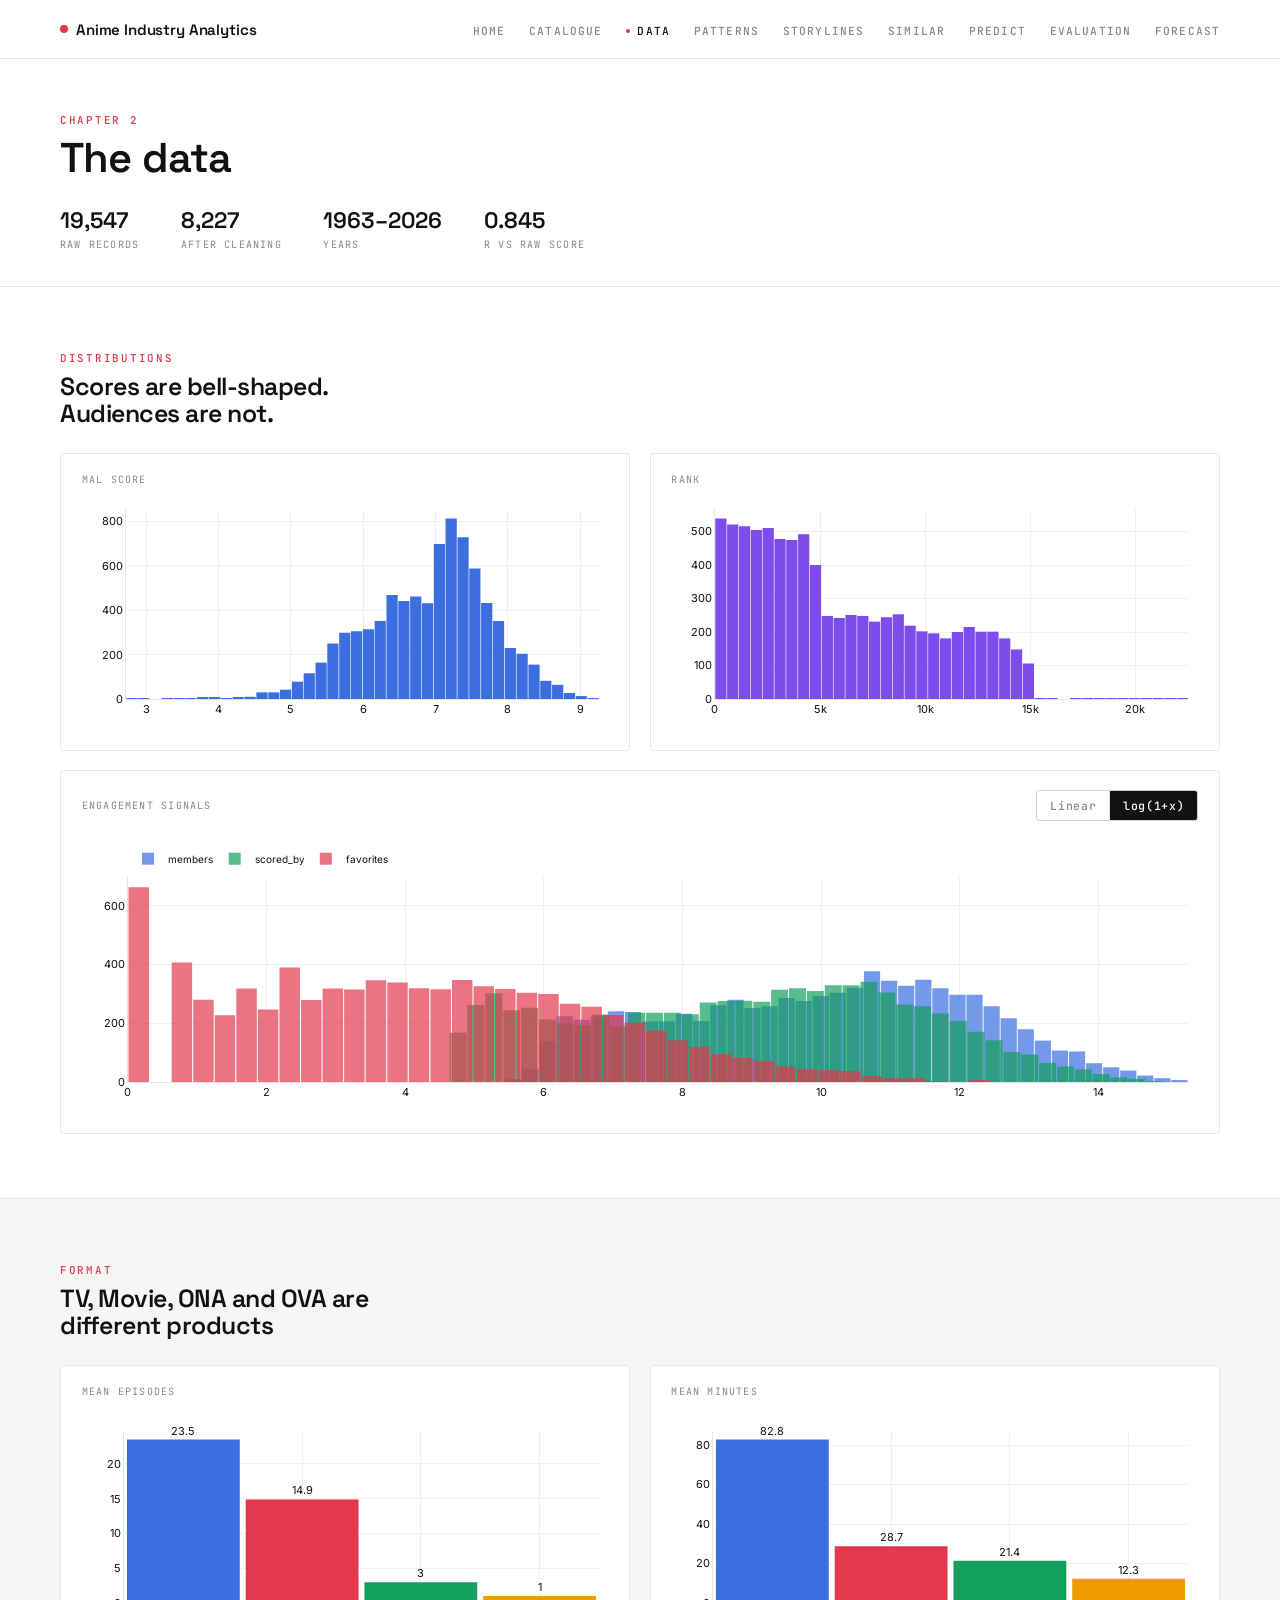
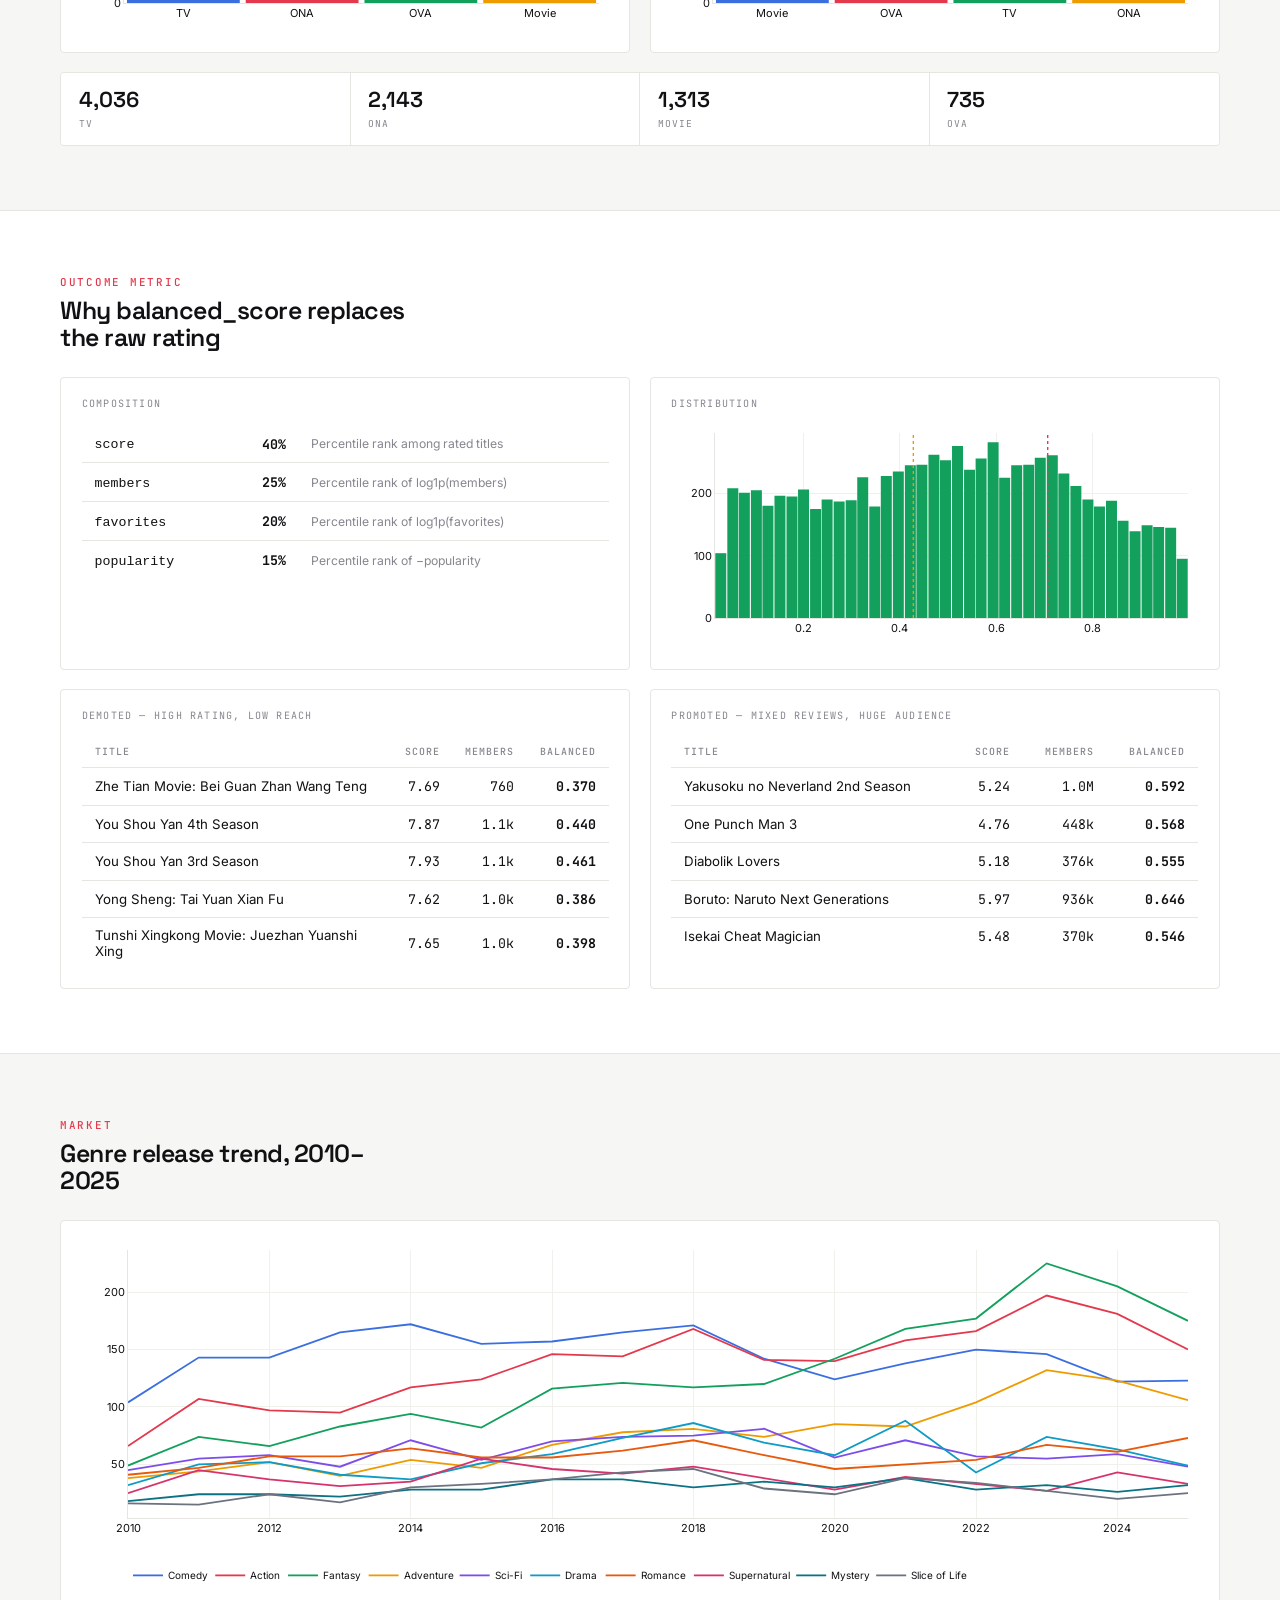
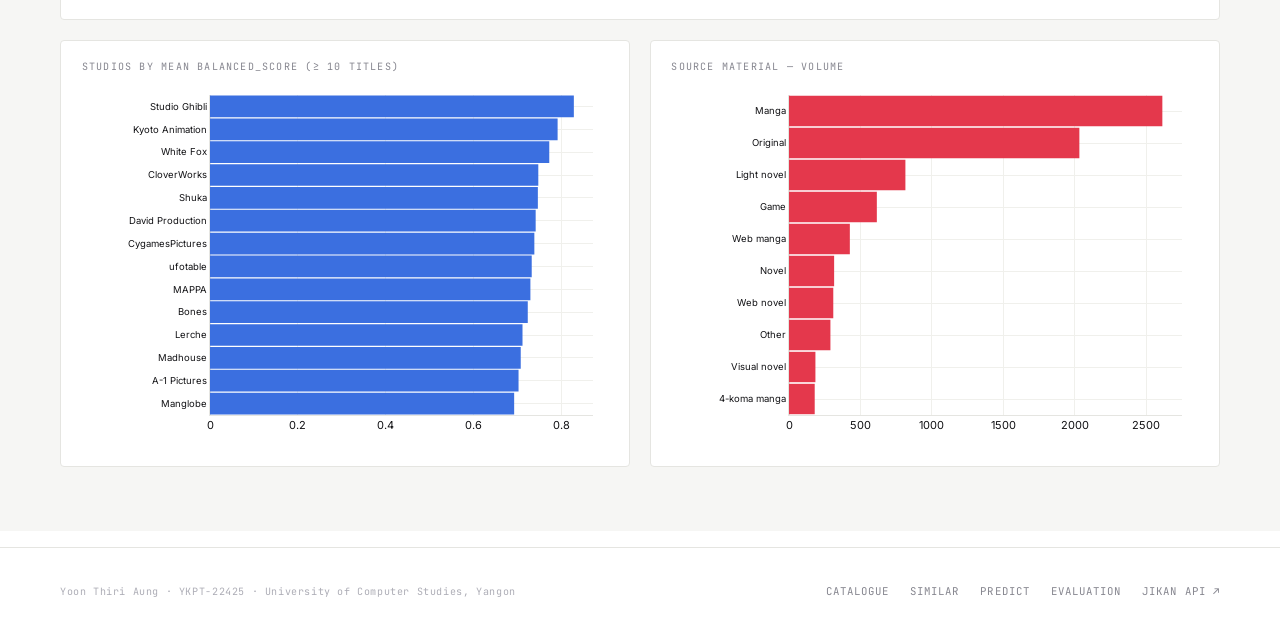
<file: site/descriptive.html>
<!DOCTYPE html>
<html lang="en">
<head>
<meta charset="UTF-8"><meta name="viewport" content="width=device-width, initial-scale=1.0">
<link rel="icon" type="image/svg+xml" href="assets/favicon.svg">
<link href="https://fonts.googleapis.com/css2?family=Space+Grotesk:wght@500;600;700&family=Inter:wght@400;500;600&family=JetBrains+Mono:wght@400;500&display=swap" rel="stylesheet">
<link rel="stylesheet" href="style.css?v=2">
<title>Data — Anime Industry Analytics</title>
<script src="plotly.min.js"></script>
<script src="anime_data.js"></script>
<script src="anime.js?v=2"></script>
</head>
<body>

<script>aNav('descriptive.html')</script>

<div class="head"><div class="wrap">
  <div class="lab ac">Chapter 2</div>
  <h1>The data</h1>
  <div class="hstats">
    <div><b id="hRaw">—</b><span>raw records</span></div>
    <div><b id="hFinal">—</b><span>after cleaning</span></div>
    <div><b id="hYears">—</b><span>years</span></div>
    <div><b id="hCorr">—</b><span>r vs raw score</span></div>
  </div>
</div></div>

<section>
  <div class="wrap">
    <div class="lab ac">Distributions</div>
    <h2 class="h-sec">Scores are bell-shaped. Audiences are not.</h2>
    <div class="grid2">
      <div class="box"><div class="cap">MAL score</div><div class="plot" id="cScore" style="height:230px"></div></div>
      <div class="box"><div class="cap">Rank</div><div class="plot" id="cRank" style="height:230px"></div></div>
    </div>
    <div class="box" style="margin-top:1.2rem">
      <div class="tbar" style="margin-bottom:.8rem">
        <div class="cap" style="margin:0">Engagement signals</div>
        <div class="seg grow" id="segLog" style="margin-left:auto">
          <button data-k="raw">Linear</button><button data-k="log" class="on">log(1+x)</button></div>
      </div>
      <div class="plot" id="cEngage" style="height:280px"></div>
    </div>
  </div>
</section>

<section style="background:var(--wash);border-top:1px solid var(--line);border-bottom:1px solid var(--line)">
  <div class="wrap">
    <div class="lab ac">Format</div>
    <h2 class="h-sec">TV, Movie, ONA and OVA are different products</h2>
    <div class="grid2">
      <div class="box"><div class="cap">Mean episodes</div><div class="plot" id="cEpisodes" style="height:220px"></div></div>
      <div class="box"><div class="cap">Mean minutes</div><div class="plot" id="cDuration" style="height:220px"></div></div>
    </div>
    <div class="kgrid" style="margin-top:1.2rem" id="formatKpis"></div>
  </div>
</section>

<section>
  <div class="wrap">
    <div class="lab ac">Outcome metric</div>
    <h2 class="h-sec">Why balanced_score replaces the raw rating</h2>
    <div class="grid2">
      <div class="box"><div class="cap">Composition</div>
        <table><tbody id="bsTable"></tbody></table></div>
      <div class="box"><div class="cap">Distribution</div>
        <div class="plot" id="cBalanced" style="height:225px"></div></div>
    </div>
    <div class="grid2" style="margin-top:1.2rem">
      <div class="box"><div class="cap">Demoted — high rating, low reach</div>
        <table><thead><tr><th>Title</th><th class="n">Score</th><th class="n">Members</th><th class="n">Balanced</th></tr></thead>
          <tbody id="demoted"></tbody></table></div>
      <div class="box"><div class="cap">Promoted — mixed reviews, huge audience</div>
        <table><thead><tr><th>Title</th><th class="n">Score</th><th class="n">Members</th><th class="n">Balanced</th></tr></thead>
          <tbody id="promoted"></tbody></table></div>
    </div>
  </div>
</section>

<section style="background:var(--wash);border-top:1px solid var(--line)">
  <div class="wrap">
    <div class="lab ac">Market</div>
    <h2 class="h-sec">Genre release trend, 2010–2025</h2>
    <div class="box"><div class="plot" id="cTrend" style="height:360px"></div></div>
    <div class="grid2" style="margin-top:1.2rem">
      <div class="box"><div class="cap">Studios by mean balanced_score (≥ 10 titles)</div>
        <div class="plot" id="cStudios" style="height:360px"></div></div>
      <div class="box"><div class="cap">Source material — volume</div>
        <div class="plot" id="cSource" style="height:360px"></div></div>
    </div>
  </div>
</section>

<script>aFooter()</script>
<script>
(function () {
  const D = ANIME_DATA, G = D.GLOB, $ = id => document.getElementById(id);
  $('hRaw').textContent = fmtInt(G.raw_records);
  $('hFinal').textContent = fmtInt(G.records);
  $('hYears').textContent = G.year_min + '–' + G.year_max;
  $('hCorr').textContent = G.bscore_corr_score;

  const bar = (h, color) => ({type:'bar', x:h.x, y:h.y, marker:{color},
    hovertemplate:'%{y:,} titles<extra></extra>'});
  const L = (o = {}) => ({...LAYOUT, showlegend:false, bargap:.05, ...o});
  Plotly.newPlot('cScore', [bar(D.DIST.score, C.blue)], L({margin:{l:44,r:10,t:8,b:32}}), PLOTCFG);
  Plotly.newPlot('cRank', [bar(D.DIST.rank, C.violet)], L({margin:{l:44,r:10,t:8,b:32}}), PLOTCFG);

  let mode = 'log';
  const drawEngage = () => {
    const k = mode === 'log' ? '_log' : '_raw';
    Plotly.react('cEngage', [['members', C.blue], ['scored_by', C.green], ['favorites', C.accent]]
      .map(([f, c]) => ({...bar(D.DIST[f + k], c), name:f, opacity:.7})),
      {...LAYOUT, barmode:'overlay', bargap:.05, margin:{l:46,r:10,t:24,b:32},
       legend:{orientation:'h', y:1.16, x:0, font:{size:10}}}, PLOTCFG);
  };
  document.querySelectorAll('#segLog button').forEach(b => b.onclick = () => {
    document.querySelectorAll('#segLog button').forEach(x => x.classList.toggle('on', x === b));
    mode = b.dataset.k; drawEngage();
  });
  drawEngage();

  const F = D.FORMAT.slice().sort((a, b) => b.avg_episodes - a.avg_episodes);
  Plotly.newPlot('cEpisodes', [{type:'bar', x:F.map(f => f.type), y:F.map(f => f.avg_episodes),
    marker:{color:SERIES.slice(0, F.length)}, text:F.map(f => f.avg_episodes), texttemplate:'%{text}', textposition:'outside',
    cliponaxis:false, hovertemplate:'%{x}: %{y}<extra></extra>'}],
    L({margin:{l:42,r:10,t:18,b:30}}), PLOTCFG);
  const Fd = D.FORMAT.slice().sort((a, b) => b.avg_duration - a.avg_duration);
  Plotly.newPlot('cDuration', [{type:'bar', x:Fd.map(f => f.type), y:Fd.map(f => f.avg_duration),
    marker:{color:SERIES.slice(0, Fd.length)}, text:Fd.map(f => f.avg_duration), texttemplate:'%{text}', textposition:'outside',
    cliponaxis:false, hovertemplate:'%{x}: %{y} min<extra></extra>'}],
    L({margin:{l:42,r:10,t:18,b:30}}), PLOTCFG);
  $('formatKpis').innerHTML = D.FORMAT.map(f =>
    `<div class="kpi"><div class="n">${fmtInt(f.n)}</div><div class="l">${f.type}</div></div>`).join('');

  $('bsTable').innerHTML = D.BALANCED.weights.map(w =>
    `<tr><td><code>${w.k}</code></td><td class="n"><b>${w.w}%</b></td>
      <td class="sub" style="font-size:.76rem">${w.how}</td></tr>`).join('');
  Plotly.newPlot('cBalanced', [bar(D.DIST.balanced, C.green)],
    L({margin:{l:44,r:10,t:8,b:32},
       shapes:[D.BSCORE_BINS.mid_cut, D.BSCORE_BINS.hi_cut].map((v, i) => ({type:'line', x0:v, x1:v,
         yref:'paper', y0:0, y1:1, line:{color:i ? C.accent : C.ochre, width:1.4, dash:'dot'}}))}), PLOTCFG);

  const row = a => `<tr><td>${esc(a.title)}</td><td class="n">${a.score}</td>
    <td class="n">${fmtK(a.members)}</td><td class="n"><b>${a.balanced.toFixed(3)}</b></td></tr>`;
  $('demoted').innerHTML = D.BALANCED.demoted.slice(0, 5).map(row).join('');
  $('promoted').innerHTML = D.BALANCED.promoted.slice(0, 5).map(row).join('');

  const T = D.GENRE_TREND;
  Plotly.newPlot('cTrend', Object.entries(T.series).map(([g, v], i) => ({
    type:'scatter', mode:'lines', name:g, x:T.years, y:v,
    line:{color:SERIES[i % SERIES.length], width:1.8},
    hovertemplate:`${g} %{x}: %{y}<extra></extra>`})),
    {...LAYOUT, margin:{l:46,r:10,t:10,b:56}, xaxis:{...LAYOUT.xaxis, dtick:2},
     legend:{orientation:'h', y:-.16, font:{size:10}}}, PLOTCFG);

  const S = D.STUDIO_BENCH.slice(0, 14).reverse();
  Plotly.newPlot('cStudios', [{type:'bar', orientation:'h', y:S.map(r => r.name), x:S.map(r => r.avg_balanced),
    marker:{color:C.blue}, hovertemplate:'%{y}: %{x:.3f}<extra></extra>'}],
    L({margin:{l:128,r:16,t:8,b:32}, yaxis:{...LAYOUT.yaxis, tickfont:{size:9.5}}}), PLOTCFG);

  const src = D.TOP.sources.slice(0, 10).reverse();
  Plotly.newPlot('cSource', [{type:'bar', orientation:'h', y:src.map(s => s.name), x:src.map(s => s.n),
    marker:{color:C.accent}, hovertemplate:'%{y}: %{x:,}<extra></extra>'}],
    L({margin:{l:118,r:16,t:8,b:32}, yaxis:{...LAYOUT.yaxis, tickfont:{size:9.5}}}), PLOTCFG);
})();
</script>

</body>
</html>
</file>
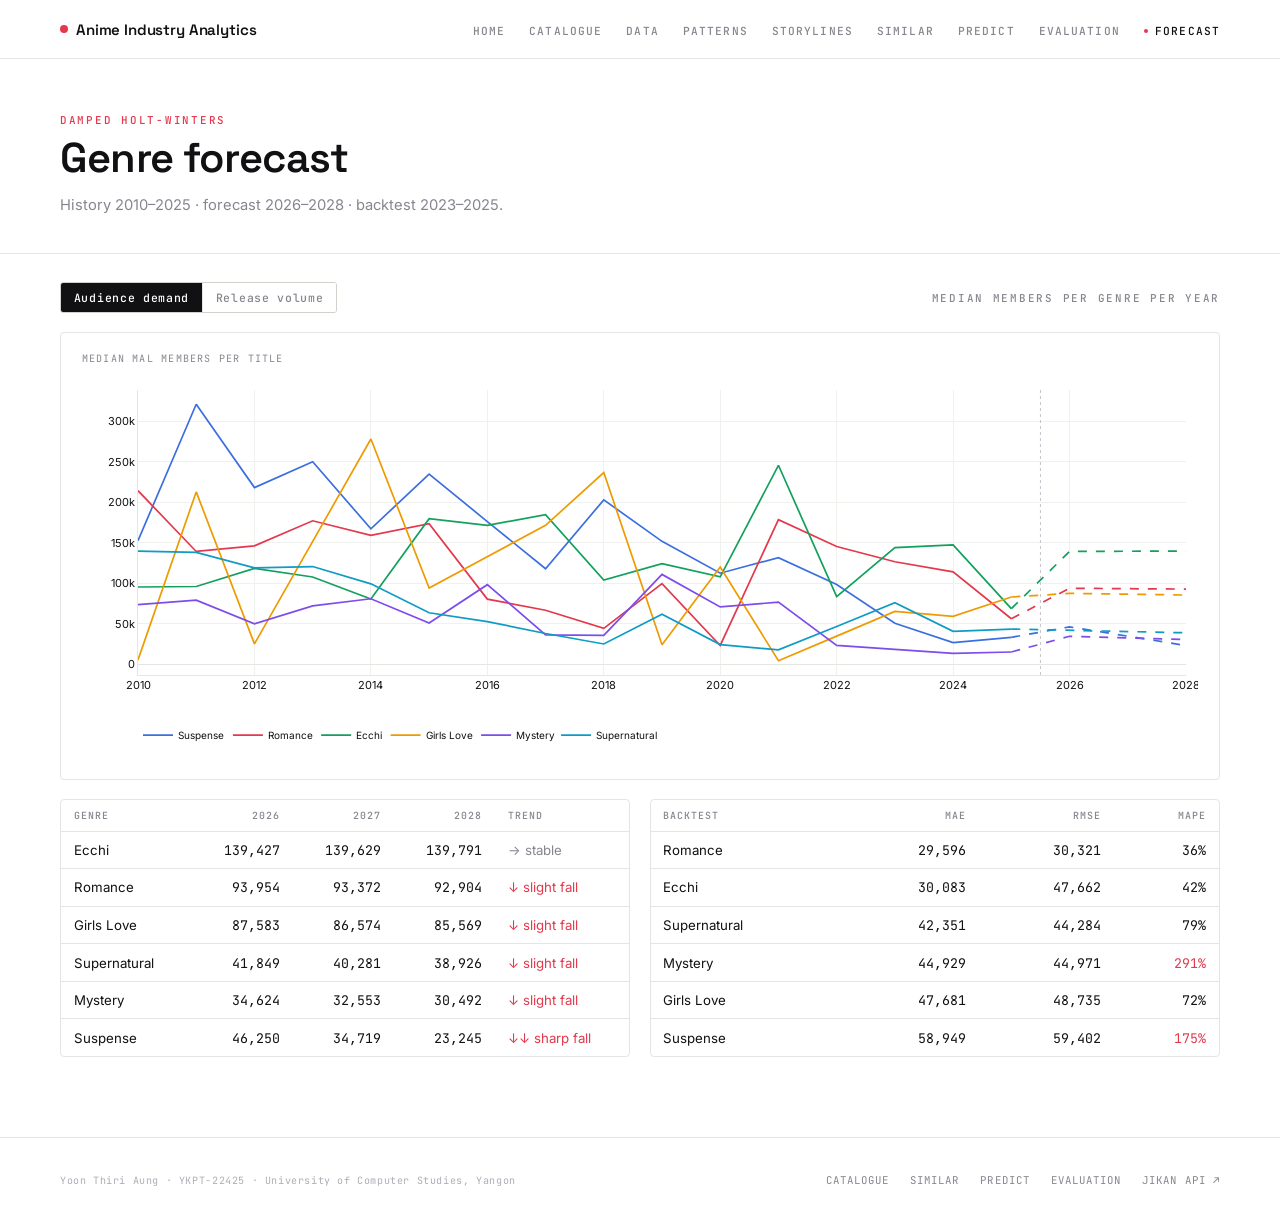
<file: site/forecast.html>
<!DOCTYPE html>
<html lang="en">
<head>
<meta charset="UTF-8"><meta name="viewport" content="width=device-width, initial-scale=1.0">
<link rel="icon" type="image/svg+xml" href="assets/favicon.svg">
<link href="https://fonts.googleapis.com/css2?family=Space+Grotesk:wght@500;600;700&family=Inter:wght@400;500;600&family=JetBrains+Mono:wght@400;500&display=swap" rel="stylesheet">
<link rel="stylesheet" href="style.css?v=2">
<title>Forecast — Anime Industry Analytics</title>
<script src="plotly.min.js"></script>
<script src="anime_data.js"></script>
<script src="anime.js?v=2"></script>
</head>
<body>

<script>aNav('forecast.html')</script>

<div class="head"><div class="wrap">
  <div class="lab ac">Damped Holt-Winters</div>
  <h1>Genre forecast</h1>
  <p>History 2010–2025 · forecast 2026–2028 · backtest 2023–2025.</p>
</div></div>

<section style="padding-top:1.8rem">
  <div class="wrap">
    <div class="tbar" style="margin-bottom:1.2rem">
      <div class="seg" id="segSeries">
        <button data-k="demand" class="on">Audience demand</button>
        <button data-k="release">Release volume</button></div>
      <span class="lab grow" style="margin-left:auto" id="seriesMeta"></span>
    </div>

    <div class="box"><div class="cap" id="mainTitle">—</div>
      <div class="plot" id="cMain" style="height:380px"></div></div>

    <div class="grid2" style="margin-top:1.2rem">
      <div class="box" style="padding:0"><table>
        <thead><tr><th>Genre</th><th class="n">2026</th><th class="n">2027</th>
          <th class="n">2028</th><th>Trend</th></tr></thead>
        <tbody id="futureTable"></tbody></table></div>
      <div class="box" style="padding:0"><table>
        <thead><tr><th>Backtest</th><th class="n">MAE</th><th class="n">RMSE</th><th class="n">MAPE</th></tr></thead>
        <tbody id="backTable"></tbody></table></div>
    </div>
  </div>
</section>

<script>aFooter()</script>
<script>
(function () {
  const D = ANIME_DATA, $ = id => document.getElementById(id);
  const SETS = {
    demand:{data:D.FORECAST_DEMAND, title:'Median MAL members per title', meta:'median members per genre per year'},
    release:{data:D.FORECAST_RELEASE, title:'Titles released per year', meta:'titles per genre per year'}};
  let key = 'demand';

  function draw() {
    const S = SETS[key], F = S.data, genres = Object.keys(F.history);
    $('mainTitle').textContent = S.title;
    $('seriesMeta').textContent = S.meta;

    const traces = [];
    genres.forEach((g, i) => {
      const col = SERIES[i % SERIES.length];
      traces.push({type:'scatter', mode:'lines', name:g, legendgroup:g, x:F.years, y:F.history[g],
        line:{color:col, width:1.7}, hovertemplate:`${g} %{x}: %{y:,.0f}<extra></extra>`});
      traces.push({type:'scatter', mode:'lines', legendgroup:g, showlegend:false,
        x:[F.years[F.years.length - 1], ...F.future_years],
        y:[F.history[g][F.history[g].length - 1], ...F.forecast[g]],
        line:{color:col, width:1.7, dash:'dash'},
        hovertemplate:`${g} forecast %{x}: %{y:,.0f}<extra></extra>`});
    });
    Plotly.react('cMain', traces, {...LAYOUT, margin:{l:56,r:12,t:10,b:56},
      xaxis:{...LAYOUT.xaxis, dtick:2}, legend:{orientation:'h', y:-.16, font:{size:10}},
      shapes:[{type:'line', x0:2025.5, x1:2025.5, yref:'paper', y0:0, y1:1,
               line:{color:'#C3C3C9', width:1, dash:'dot'}}]}, PLOTCFG);

    const rows = genres.map(g => ({g, f:F.forecast[g]})).sort((a, b) => b.f[2] - a.f[2]);
    $('futureTable').innerHTML = rows.map(r => {
      const ch = r.f[0] ? (r.f[2] - r.f[0]) / r.f[0] : 0;
      const strong = Math.abs(ch) > .15, up = ch > .01, flat = Math.abs(ch) <= .01;
      const word = flat ? '→ stable' : up ? (strong ? '↑↑ sharp rise' : '↑ slight rise')
                                          : (strong ? '↓↓ sharp fall' : '↓ slight fall');
      const col = flat ? 'var(--muted)' : up ? 'var(--ink)' : 'var(--accent)';
      return `<tr><td>${esc(r.g)}</td>${r.f.map(v => `<td class="n">${fmtInt(v)}</td>`).join('')}
        <td style="color:${col};white-space:nowrap">${word}</td></tr>`;
    }).join('');

    $('backTable').innerHTML = F.backtest.map(b =>
      `<tr><td>${esc(b.genre)}</td><td class="n">${fmtInt(b.mae)}</td><td class="n">${fmtInt(b.rmse)}</td>
        <td class="n" ${b.mape > 100 ? 'style="color:var(--accent)"' : ''}>${b.mape.toFixed(0)}%</td></tr>`).join('');
  }
  document.querySelectorAll('#segSeries button').forEach(b => b.onclick = () => {
    document.querySelectorAll('#segSeries button').forEach(x => x.classList.toggle('on', x === b));
    key = b.dataset.k; draw();
  });
  draw();
})();
</script>

</body>
</html>
</file>
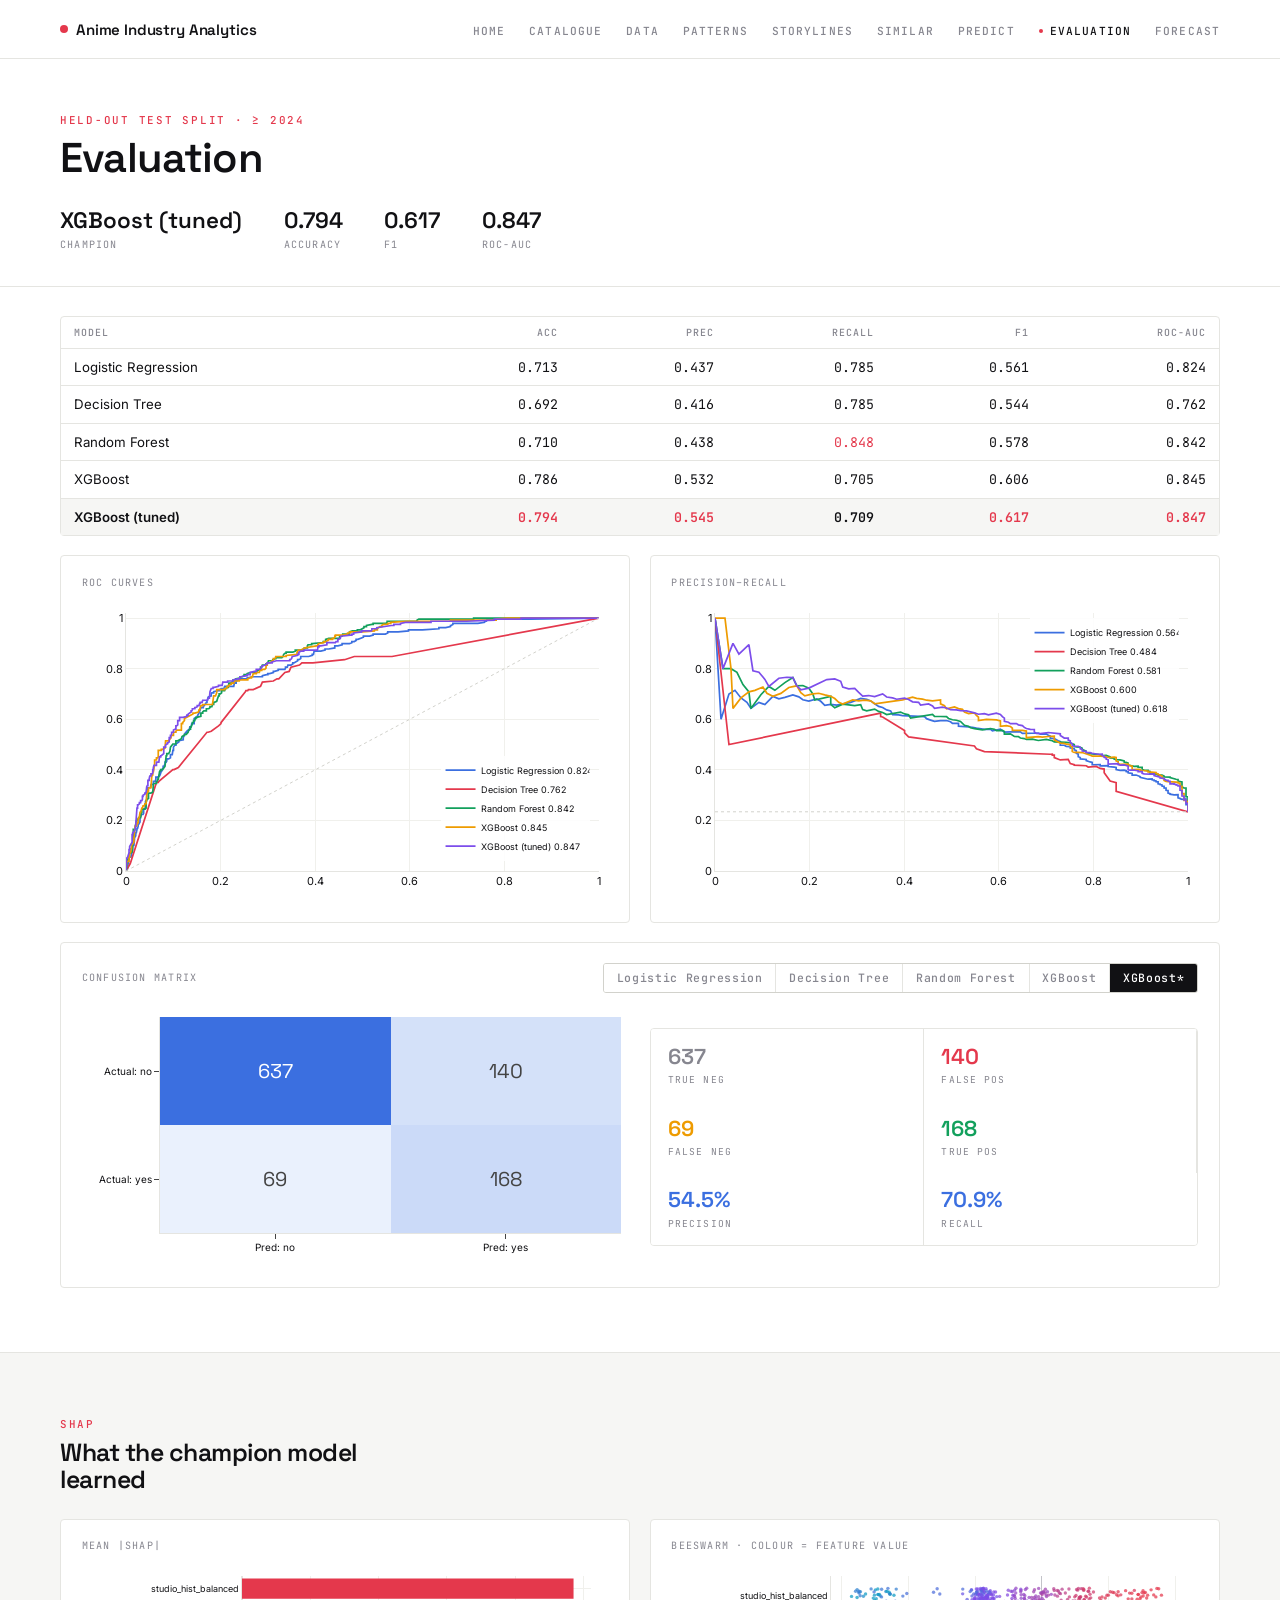
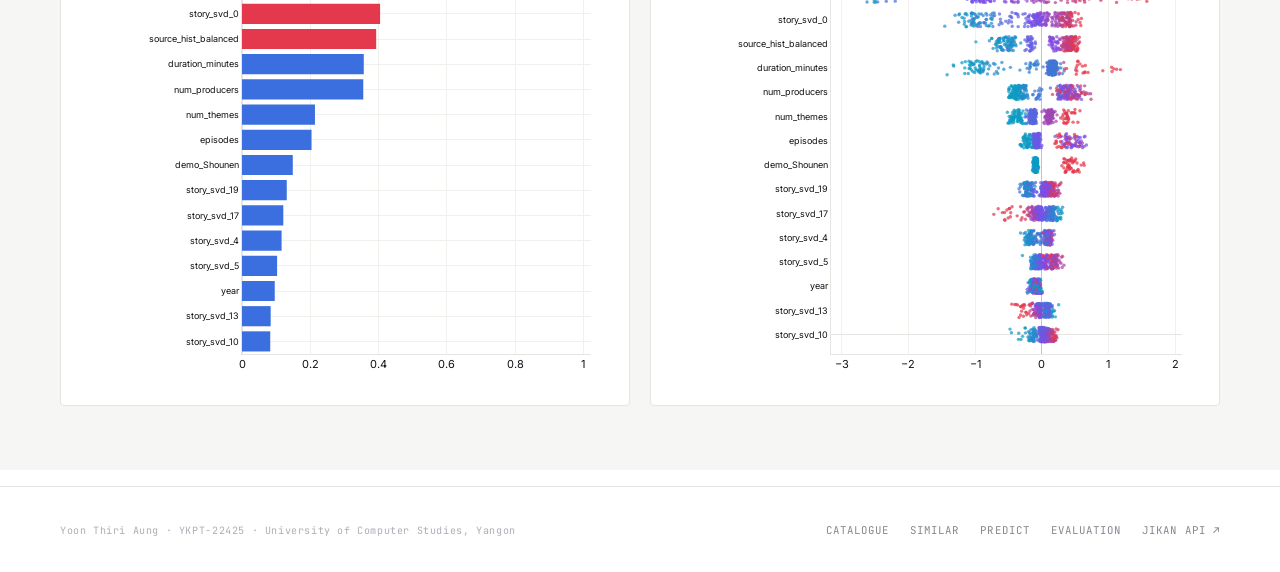
<file: site/models.html>
<!DOCTYPE html>
<html lang="en">
<head>
<meta charset="UTF-8"><meta name="viewport" content="width=device-width, initial-scale=1.0">
<link rel="icon" type="image/svg+xml" href="assets/favicon.svg">
<link href="https://fonts.googleapis.com/css2?family=Space+Grotesk:wght@500;600;700&family=Inter:wght@400;500;600&family=JetBrains+Mono:wght@400;500&display=swap" rel="stylesheet">
<link rel="stylesheet" href="style.css?v=2">
<title>Evaluation — Anime Industry Analytics</title>
<script src="plotly.min.js"></script>
<script src="anime_data.js"></script>
<script src="anime.js?v=2"></script>
</head>
<body>

<script>aNav('models.html')</script>

<div class="head"><div class="wrap">
  <div class="lab ac">Held-out test split · ≥ 2024</div>
  <h1>Evaluation</h1>
  <div class="hstats">
    <div><b id="hModel">—</b><span>champion</span></div>
    <div><b id="hAcc">—</b><span>accuracy</span></div>
    <div><b id="hF1">—</b><span>F1</span></div>
    <div><b id="hAuc">—</b><span>ROC-AUC</span></div>
  </div>
</div></div>

<section style="padding-top:1.8rem">
  <div class="wrap">
    <div class="box" style="padding:0;margin-bottom:1.2rem">
      <table><thead><tr><th>Model</th><th class="n">Acc</th><th class="n">Prec</th>
        <th class="n">Recall</th><th class="n">F1</th><th class="n">ROC-AUC</th></tr></thead>
        <tbody id="metricTable"></tbody></table></div>

    <div class="grid2">
      <div class="box"><div class="cap">ROC curves</div>
        <div class="plot" id="cRoc" style="height:300px"></div></div>
      <div class="box"><div class="cap">Precision–recall</div>
        <div class="plot" id="cPr" style="height:300px"></div></div>
    </div>

    <div class="box" style="margin-top:1.2rem">
      <div class="tbar" style="margin-bottom:.9rem">
        <span class="cap" style="margin:0">Confusion matrix</span>
        <div class="seg grow" id="segCm" style="margin-left:auto"></div></div>
      <div class="grid2" style="align-items:center">
        <div class="plot" id="cCm" style="height:260px"></div>
        <div class="kgrid" id="cmRead" style="grid-template-columns:1fr 1fr"></div>
      </div>
    </div>
  </div>
</section>

<section style="background:var(--wash);border-top:1px solid var(--line)">
  <div class="wrap">
    <div class="lab ac">SHAP</div>
    <h2 class="h-sec">What the champion model learned</h2>
    <div class="grid2">
      <div class="box"><div class="cap">Mean |SHAP|</div>
        <div class="plot" id="cShapBar" style="height:420px"></div></div>
      <div class="box"><div class="cap">Beeswarm · colour = feature value</div>
        <div class="plot" id="cBees" style="height:420px"></div></div>
    </div>
  </div>
</section>

<script>aFooter()</script>
<script>
(function () {
  const D = ANIME_DATA, M = D.MODELS, S = D.SHAP, $ = id => document.getElementById(id);
  const champ = M.metrics.reduce((a, b) => b.f1 > a.f1 ? b : a);
  $('hModel').textContent = champ.model; $('hAcc').textContent = champ.accuracy.toFixed(3);
  $('hF1').textContent = champ.f1.toFixed(3); $('hAuc').textContent = champ.roc_auc.toFixed(3);

  const COLS = ['accuracy','precision','recall','f1','roc_auc'];
  const best = Object.fromEntries(COLS.map(c => [c, Math.max(...M.metrics.map(m => m[c]))]));
  $('metricTable').innerHTML = M.metrics.map(m =>
    `<tr class="${m.model === champ.model ? 'best' : ''}"><td>${m.model}</td>` +
    COLS.map(c => `<td class="n" ${m[c] === best[c] ? 'style="color:var(--accent)"' : ''}>${m[c].toFixed(3)}</td>`).join('') +
    '</tr>').join('');

  const names = M.metrics.map(m => m.model);
  Plotly.newPlot('cRoc', names.map((n, i) => ({type:'scatter', mode:'lines',
    name:`${n} ${M.roc[n].auc.toFixed(3)}`, x:M.roc[n].fpr, y:M.roc[n].tpr,
    line:{color:SERIES[i], width:1.7}, hovertemplate:n + '<extra></extra>'}))
    .concat([{type:'scatter', mode:'lines', x:[0,1], y:[0,1], showlegend:false,
      line:{color:'#D2D2CC', width:1, dash:'dot'}, hoverinfo:'skip'}]),
    {...LAYOUT, margin:{l:44,r:10,t:10,b:32},
     xaxis:{...LAYOUT.xaxis, range:[0,1]}, yaxis:{...LAYOUT.yaxis, range:[0,1.02]},
     legend:{x:.98, y:.04, xanchor:'right', yanchor:'bottom', font:{size:9},
             bgcolor:'rgba(255,255,255,.9)'}}, PLOTCFG);

  const baseRate = M.splits[2].rate;
  Plotly.newPlot('cPr', names.map((n, i) => ({type:'scatter', mode:'lines',
    name:`${n} ${M.pr[n].ap.toFixed(3)}`, x:M.pr[n].recall, y:M.pr[n].precision,
    line:{color:SERIES[i], width:1.7}, hovertemplate:n + '<extra></extra>'}))
    .concat([{type:'scatter', mode:'lines', x:[0,1], y:[baseRate, baseRate], showlegend:false,
      line:{color:'#D2D2CC', width:1, dash:'dot'}, hoverinfo:'skip'}]),
    {...LAYOUT, margin:{l:44,r:10,t:10,b:32},
     xaxis:{...LAYOUT.xaxis, range:[0,1]}, yaxis:{...LAYOUT.yaxis, range:[0,1.02]},
     legend:{x:.98, y:.98, xanchor:'right', yanchor:'top', font:{size:9},
             bgcolor:'rgba(255,255,255,.9)'}}, PLOTCFG);

  $('segCm').innerHTML = names.map(n =>
    `<button data-m="${esc(n)}" class="${n === champ.model ? 'on' : ''}">${esc(n.replace(' (tuned)', '*'))}</button>`).join('');
  function drawCm(name) {
    const [[tn, fp], [fn, tp]] = M.cm[name];
    Plotly.react('cCm', [{type:'heatmap', z:[[tn, fp], [fn, tp]],
      x:['Pred: no', 'Pred: yes'], y:['Actual: no', 'Actual: yes'],
      colorscale:[[0, '#EAF1FD'], [1, C.blue]], showscale:false,
      text:[[tn, fp], [fn, tp]], texttemplate:'%{text}',
      textfont:{size:20, family:'Space Grotesk,sans-serif'},
      hovertemplate:'%{y} · %{x}: %{z}<extra></extra>'}],
      {...LAYOUT, margin:{l:78,r:10,t:10,b:34},
       xaxis:{...LAYOUT.xaxis, tickfont:{size:10}},
       yaxis:{...LAYOUT.yaxis, autorange:'reversed', tickfont:{size:10}}}, PLOTCFG);
    $('cmRead').innerHTML = [
      ['True neg', tn, C.muted], ['False pos', fp, C.accent],
      ['False neg', fn, C.amber], ['True pos', tp, C.green],
      ['Precision', ((tp / (tp + fp)) * 100).toFixed(1) + '%', C.blue],
      ['Recall', ((tp / (tp + fn)) * 100).toFixed(1) + '%', C.blue],
    ].map(([l, v, c]) => `<div class="kpi"><div class="n" style="color:${c}">${typeof v === 'number' ? fmtInt(v) : v}</div>
      <div class="l">${l}</div></div>`).join('');
  }
  document.querySelectorAll('#segCm button').forEach(b => b.onclick = () => {
    document.querySelectorAll('#segCm button').forEach(x => x.classList.toggle('on', x === b));
    drawCm(b.dataset.m);
  });
  drawCm(champ.model);

  const bar = S.bar.slice(0, 15).reverse();
  Plotly.newPlot('cShapBar', [{type:'bar', orientation:'h', y:bar.map(b => b.feature),
    x:bar.map(b => b.mean_abs),
    marker:{color:bar.map((_, i) => i >= bar.length - 3 ? C.accent : C.blue)},
    hovertemplate:'%{y}: %{x:.4f}<extra></extra>'}],
    {...LAYOUT, showlegend:false, margin:{l:160,r:18,t:10,b:32},
     yaxis:{...LAYOUT.yaxis, tickfont:{size:9}}}, PLOTCFG);

  const bees = S.beeswarm.slice(0, 15).reverse();
  let seed = 42; const rnd = () => (seed = (seed * 1103515245 + 12345) % 2147483648) / 2147483648;
  Plotly.newPlot('cBees', bees.map((f, row) => ({type:'scatter', mode:'markers', showlegend:false,
    x:f.shap, y:f.shap.map(() => row + (rnd() - .5) * .6),
    customdata:f.raw.map(v => [f.feature, v]),
    marker:{size:3.4, opacity:.72, color:f.norm,
      colorscale:[[0, '#0E9BC4'], [.5, '#7C4DEB'], [1, C.accent]], cmin:0, cmax:1, showscale:false},
    hovertemplate:'%{customdata[0]}<br>value %{customdata[1]}<br>SHAP %{x:.3f}<extra></extra>'})),
    {...LAYOUT, margin:{l:160,r:16,t:10,b:32},
     xaxis:{...LAYOUT.xaxis, zeroline:true, zerolinecolor:'#C3C3C9', zerolinewidth:1.2},
     yaxis:{...LAYOUT.yaxis, tickmode:'array', tickvals:bees.map((_, i) => i),
       ticktext:bees.map(f => f.feature), tickfont:{size:9},
       gridcolor:'rgba(0,0,0,0)', range:[-.8, bees.length - .2]}}, PLOTCFG);
})();
</script>

</body>
</html>
</file>
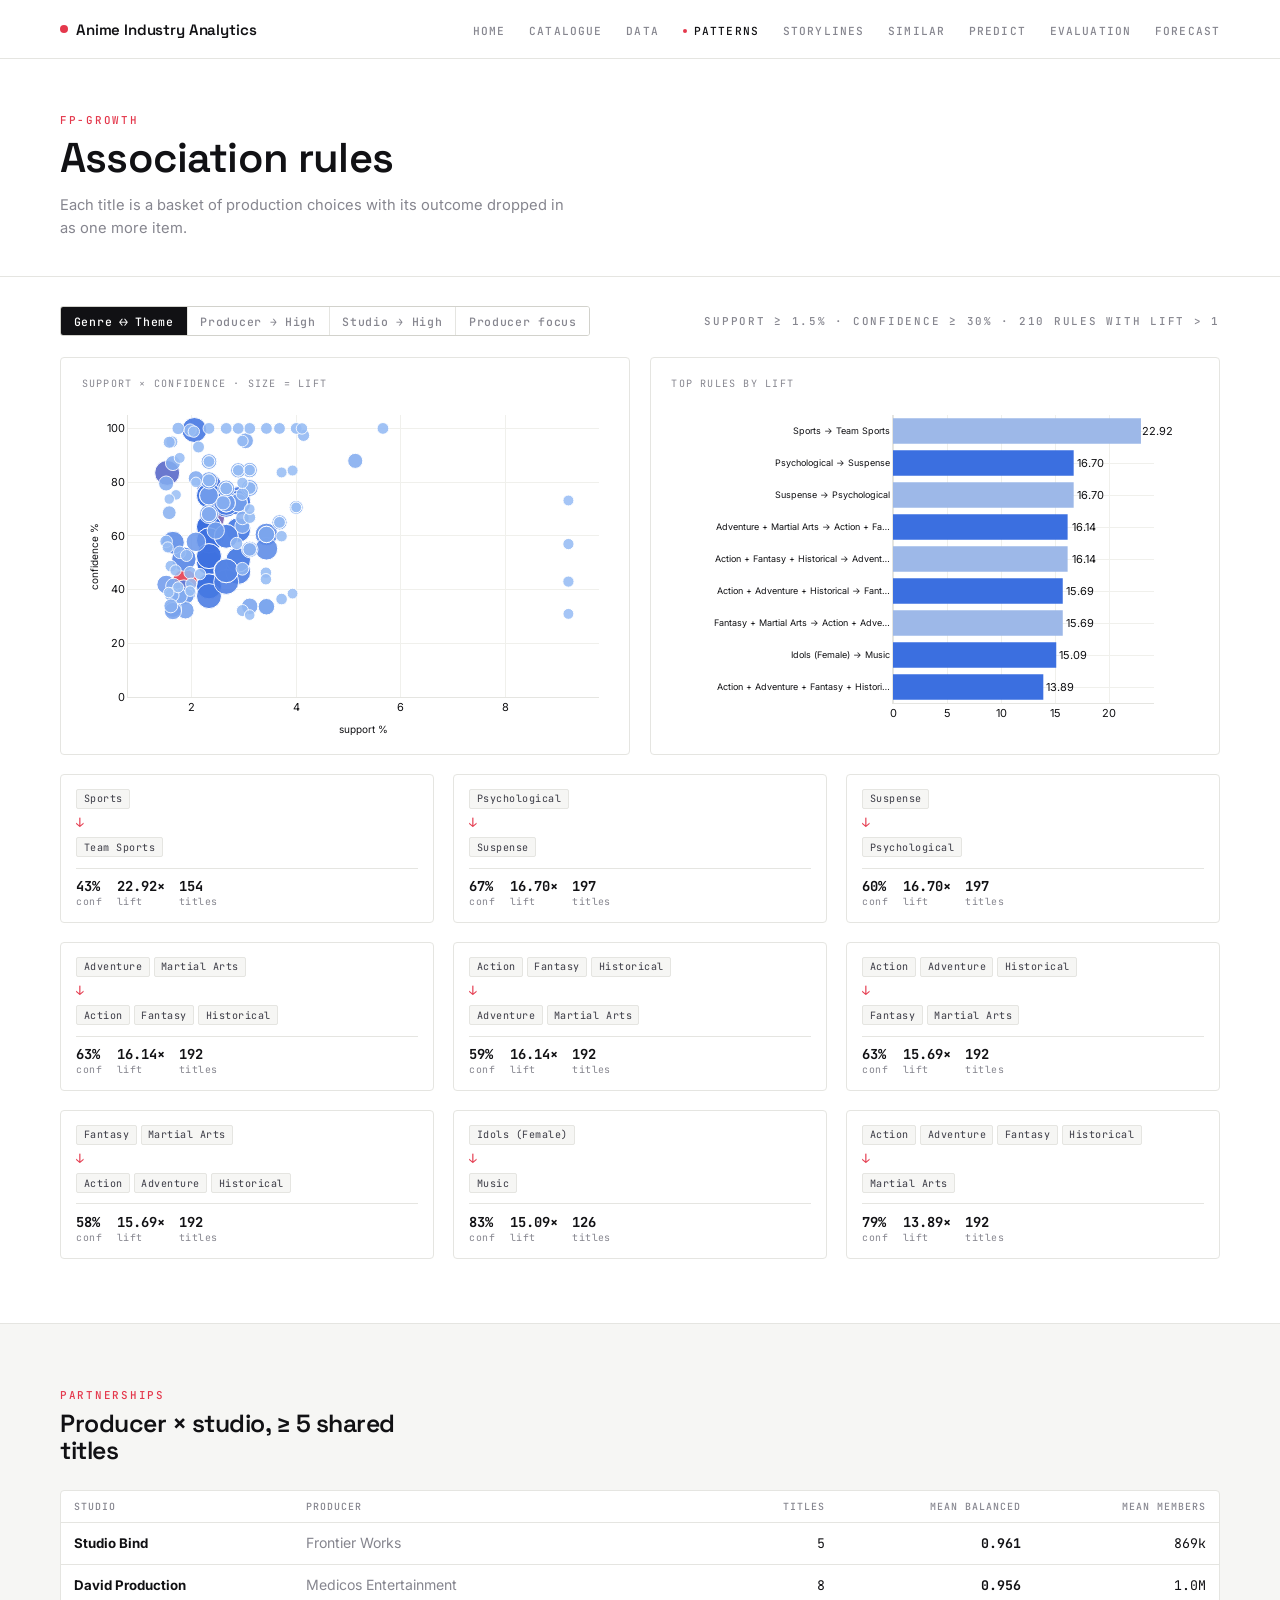
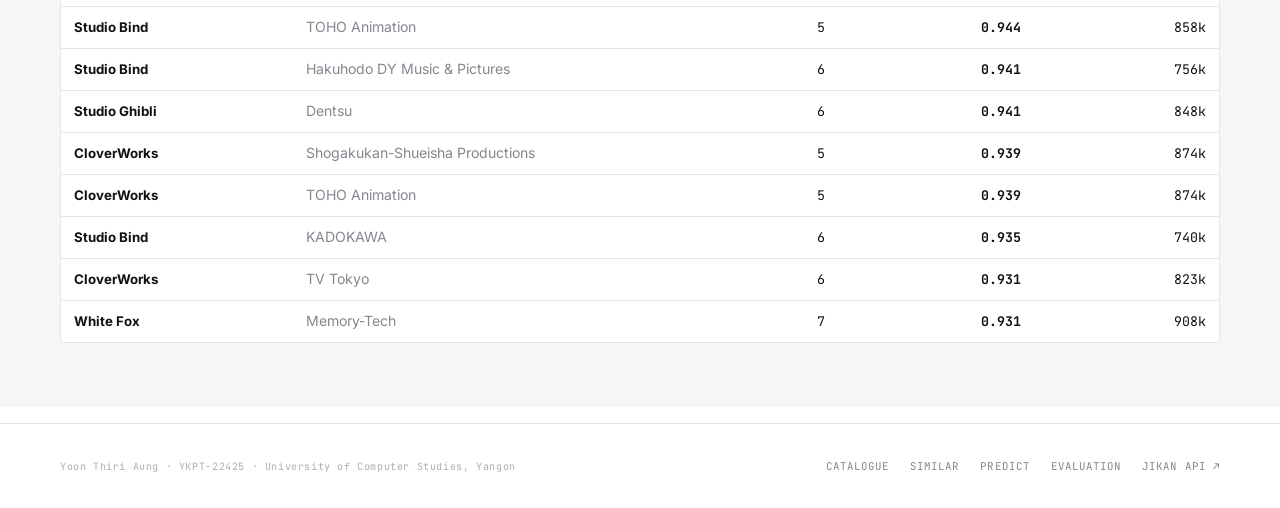
<file: site/patterns.html>
<!DOCTYPE html>
<html lang="en">
<head>
<meta charset="UTF-8"><meta name="viewport" content="width=device-width, initial-scale=1.0">
<link rel="icon" type="image/svg+xml" href="assets/favicon.svg">
<link href="https://fonts.googleapis.com/css2?family=Space+Grotesk:wght@500;600;700&family=Inter:wght@400;500;600&family=JetBrains+Mono:wght@400;500&display=swap" rel="stylesheet">
<link rel="stylesheet" href="style.css?v=2">
<title>Patterns — Anime Industry Analytics</title>
<script src="plotly.min.js"></script>
<script src="anime_data.js"></script>
<script src="anime.js?v=2"></script>
</head>
<body>

<script>aNav('patterns.html')</script>

<div class="head"><div class="wrap">
  <div class="lab ac">FP-Growth</div>
  <h1>Association rules</h1>
  <p>Each title is a basket of production choices with its outcome dropped in as one more item.</p>
</div></div>

<section style="padding-top:1.8rem">
  <div class="wrap">
    <div class="tbar" style="margin-bottom:1.3rem">
      <div class="seg" id="segSpace">
        <button data-k="genre_theme" class="on">Genre ↔ Theme</button>
        <button data-k="producer_high">Producer → High</button>
        <button data-k="studio_high">Studio → High</button>
        <button data-k="producer_spec">Producer focus</button>
      </div>
      <span class="lab grow" style="margin-left:auto" id="spaceMeta"></span>
    </div>

    <div class="grid2">
      <div class="box"><div class="cap">Support × confidence · size = lift</div>
        <div class="plot" id="cRules" style="height:330px"></div></div>
      <div class="box"><div class="cap">Top rules by lift</div>
        <div class="plot" id="cLift" style="height:330px"></div></div>
    </div>

    <div class="grid3" id="ruleCards" style="margin-top:1.2rem"></div>
  </div>
</section>

<section style="background:var(--wash);border-top:1px solid var(--line)">
  <div class="wrap">
    <div class="lab ac">Partnerships</div>
    <h2 class="h-sec">Producer × studio, ≥ 5 shared titles</h2>
    <div class="box" style="padding:0">
      <table><thead><tr><th>Studio</th><th>Producer</th><th class="n">Titles</th>
        <th class="n">Mean balanced</th><th class="n">Mean members</th></tr></thead>
        <tbody id="collab"></tbody></table></div>
  </div>
</section>

<script>aFooter()</script>
<script>
(function () {
  const D = ANIME_DATA, R = D.RULES;

  // Filter out "Team Sports -> Sports" from both tables automatically:
  const isTeamSportToSport = r => r.a.includes('Team Sports') && r.c.includes('Sports');
  R.genre_theme = R.genre_theme.filter(r => !isTeamSportToSport(r));
  if (R.cloud && R.cloud.genre_theme) {
    R.cloud.genre_theme = R.cloud.genre_theme.filter(r => !isTeamSportToSport(r));
  }

  const total = Object.values(D.BSCORE_BINS.counts).reduce((a, b) => a + b, 0);
  const PARAMS = {genre_theme:R.params.gt, producer_high:R.params.producer,
                  studio_high:R.params.studio, producer_spec:R.params.producer};
  let space = 'genre_theme';

  function draw() {
    const rules = R[space], cloud = (R.cloud && R.cloud[space]) || rules, P = PARAMS[space];
    document.getElementById('spaceMeta').textContent =
      `support ≥ ${(P.support * 100).toFixed(1)}% · confidence ≥ ${(P.conf * 100).toFixed(0)}% · ` +
      `${fmtInt(P.n_rules)} rules with lift > 1`;

    const label = r => `${r.a.join(' + ')} → ${r.c.join(' + ')}`;
    Plotly.react('cRules', [{type:'scatter', mode:'markers',
      x:cloud.map(r => r.support * 100), y:cloud.map(r => r.confidence * 100),
      text:cloud.map(label), customdata:cloud.map(r => r.lift),
      marker:{size:cloud.map(r => 7 + Math.min(18, r.lift * 1.6)), color:cloud.map(r => r.lift),
        colorscale:[[0, '#9BC0F5'], [.55, C.blue], [1, C.accent]], showscale:false,
        line:{color:'#fff', width:1}, opacity:.88},
      hovertemplate:'%{text}<br>support %{x:.2f}% · confidence %{y:.1f}% · lift %{customdata:.2f}<extra></extra>'}],
      {...LAYOUT, showlegend:false, margin:{l:46,r:10,t:10,b:38},
       xaxis:{...LAYOUT.xaxis, title:{text:'support %', font:{size:10}}},
       yaxis:{...LAYOUT.yaxis, title:{text:'confidence %', font:{size:10}}, range:[0, 105]}}, PLOTCFG);

    const top = rules.slice(0, 9).reverse();
    Plotly.react('cLift', [{type:'bar', orientation:'h', x:top.map(r => r.lift),
      y:top.map(r => { const t = label(r); return t.length > 40 ? t.slice(0, 38) + '…' : t; }),
      text:top.map(r => r.lift.toFixed(2)), texttemplate:'%{text}', textposition:'outside', cliponaxis:false,
      marker:{color:top.map(r => r.confidence >= .6 ? C.blue : '#9DB8E8')},
      customdata:top.map(r => [label(r), r.confidence * 100]),
      hovertemplate:'%{customdata[0]}<br>lift %{x:.2f} · confidence %{customdata[1]:.1f}%<extra></extra>'}],
      {...LAYOUT, showlegend:false, margin:{l:222,r:44,t:10,b:32},
       yaxis:{...LAYOUT.yaxis, tickfont:{size:9}}}, PLOTCFG);

    const side = (arr, ac) => arr.map(x =>
      `<span class="tag ${ac && /^Balanced_/.test(x) ? 'ac' : ''}">${esc(x.replace('Balanced_', 'Balanced '))}</span>`).join(' ');
    document.getElementById('ruleCards').innerHTML = rules.slice(0, 9).map(r => `
      <div class="rule reveal">
        <div class="side">${side(r.a)}</div>
        <div class="arrow">↓</div>
        <div class="side">${side(r.c, true)}</div>
        <div class="mets">
          <div><b>${(r.confidence * 100).toFixed(0)}%</b>conf</div>
          <div><b>${r.lift.toFixed(2)}×</b>lift</div>
          <div><b>${fmtInt(Math.round(r.support * total))}</b>titles</div>
        </div></div>`).join('');
  }
  document.querySelectorAll('#segSpace button').forEach(b => b.onclick = () => {
    document.querySelectorAll('#segSpace button').forEach(x => x.classList.toggle('on', x === b));
    space = b.dataset.k; draw();
  });
  draw();

  document.getElementById('collab').innerHTML = D.COLLAB.slice(0, 10).map(c =>
    `<tr><td><b>${esc(c.studio)}</b></td><td class="sub">${esc(c.producer)}</td>
      <td class="n">${c.n}</td><td class="n"><b>${c.avg_balanced.toFixed(3)}</b></td>
      <td class="n">${fmtK(c.avg_members)}</td></tr>`).join('');
})();
</script>

</body>
</html>
</file>
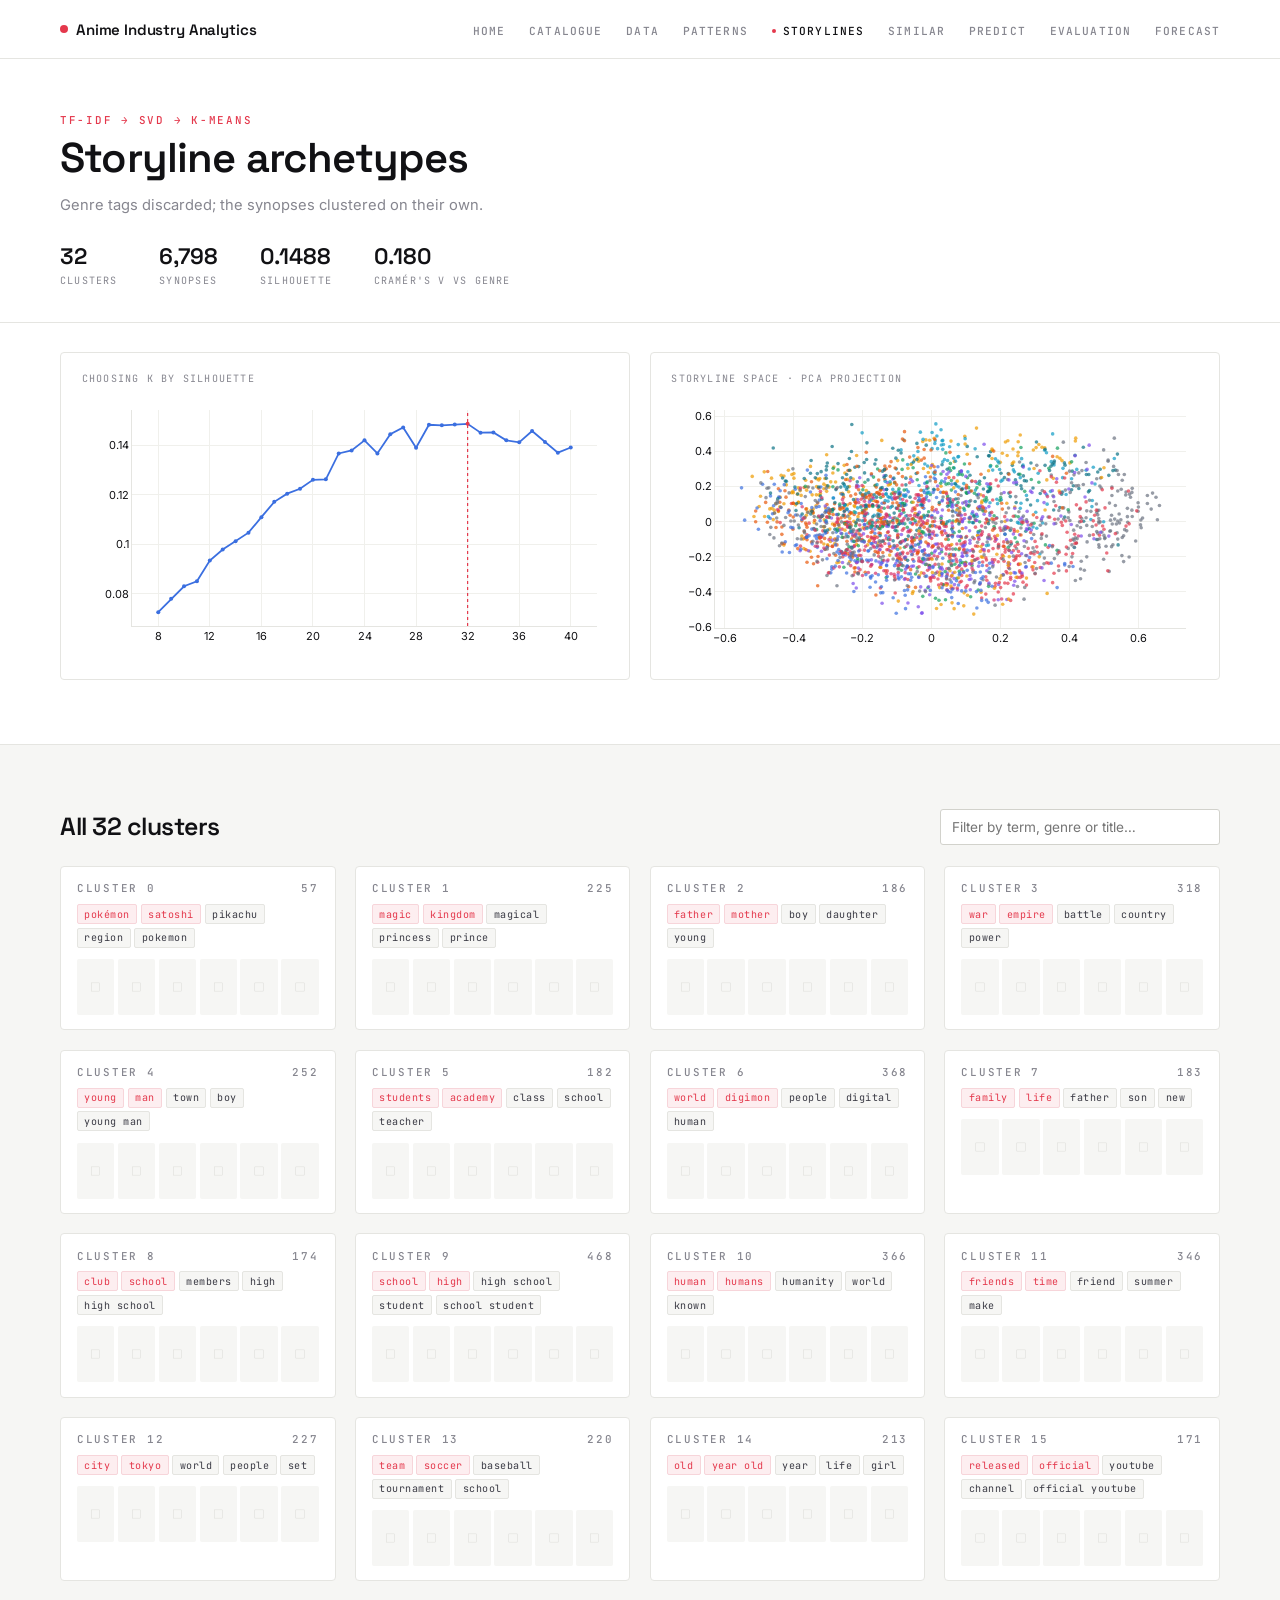
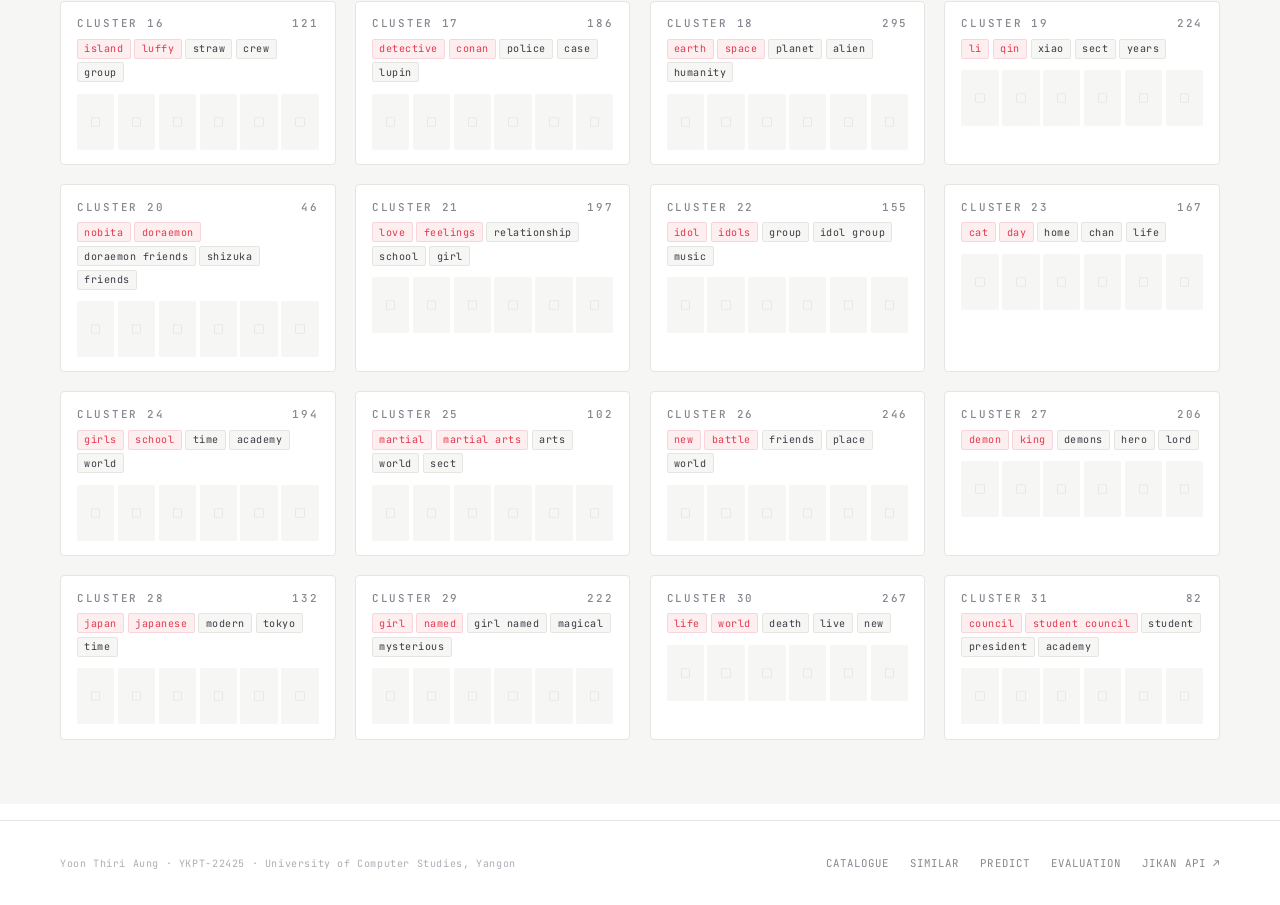
<file: site/storylines.html>
<!DOCTYPE html>
<html lang="en">
<head>
<meta charset="UTF-8"><meta name="viewport" content="width=device-width, initial-scale=1.0">
<link rel="icon" type="image/svg+xml" href="assets/favicon.svg">
<link href="https://fonts.googleapis.com/css2?family=Space+Grotesk:wght@500;600;700&family=Inter:wght@400;500;600&family=JetBrains+Mono:wght@400;500&display=swap" rel="stylesheet">
<link rel="stylesheet" href="style.css?v=2">
<title>Storylines — Anime Industry Analytics</title>
<script src="plotly.min.js"></script>
<script src="anime_data.js"></script>
<script src="anime.js?v=2"></script>
</head>
<body>

<script>aNav('storylines.html')</script>

<div class="head"><div class="wrap">
  <div class="lab ac">TF-IDF → SVD → K-Means</div>
  <h1>Storyline archetypes</h1>
  <p>Genre tags discarded; the synopses clustered on their own.</p>
  <div class="hstats">
    <div><b id="hK">—</b><span>clusters</span></div>
    <div><b id="hDocs">—</b><span>synopses</span></div>
    <div><b id="hSil">—</b><span>silhouette</span></div>
    <div><b id="hV">—</b><span>Cramér's V vs genre</span></div>
  </div>
</div></div>

<section style="padding-top:1.8rem">
  <div class="wrap">
    <div class="grid2">
      <div class="box"><div class="cap">Choosing k by silhouette</div>
        <div class="plot" id="cSil" style="height:260px"></div></div>
      <div class="box"><div class="cap">Storyline space · PCA projection</div>
        <div class="plot" id="cScatter" style="height:260px"></div></div>
    </div>
  </div>
</section>

<section style="background:var(--wash);border-top:1px solid var(--line)">
  <div class="wrap">
    <div class="tbar" style="margin-bottom:1.3rem">
      <h2 class="h-sec" style="margin:0">All <span id="kIn">—</span> clusters</h2>
      <input type="search" id="cq" placeholder="Filter by term, genre or title…"
             style="max-width:280px;margin-left:auto">
    </div>
    <div class="grid4" id="clusters"></div>
  </div>
</section>

<script>aFooter()</script>
<script>
(function () {
  const K = ANIME_DATA.CLUSTERS, $ = id => document.getElementById(id);
  $('hK').textContent = K.k; $('hDocs').textContent = fmtInt(K.n_docs);
  $('hSil').textContent = K.best_silhouette.toFixed(4);
  $('hV').textContent = K.cramers_v.toFixed(3);
  $('kIn').textContent = K.k;

  const S = K.silhouette_curve;
  Plotly.newPlot('cSil', [{type:'scatter', mode:'lines+markers', x:S.k, y:S.score,
    line:{color:C.blue, width:1.8}, marker:{size:4, color:S.k.map(k => k === K.k ? C.accent : C.blue)},
    hovertemplate:'k = %{x}: %{y:.4f}<extra></extra>'}],
    {...LAYOUT, showlegend:false, margin:{l:50,r:12,t:10,b:34}, xaxis:{...LAYOUT.xaxis, dtick:4},
     shapes:[{type:'line', x0:K.k, x1:K.k, yref:'paper', y0:0, y1:1,
              line:{color:C.accent, width:1.2, dash:'dot'}}]}, PLOTCFG);

  const sc = K.scatter, byC = {};
  sc.c.forEach((c, i) => { (byC[c] ||= {x:[], y:[], t:[]}); byC[c].x.push(sc.x[i]);
    byC[c].y.push(sc.y[i]); byC[c].t.push(sc.t[i]); });
  Plotly.newPlot('cScatter', Object.keys(byC).map(Number).sort((a, b) => a - b).map(c => ({
    type:'scatter', mode:'markers', name:'#' + c, showlegend:false,
    x:byC[c].x, y:byC[c].y, text:byC[c].t,
    marker:{size:3.6, opacity:.7, color:SERIES[c % SERIES.length]},
    hovertemplate:'%{text}<br>cluster #' + c + '<extra></extra>'})),
    {...LAYOUT, margin:{l:44,r:12,t:10,b:32},
     xaxis:{...LAYOUT.xaxis, zeroline:false}, yaxis:{...LAYOUT.yaxis, zeroline:false}}, PLOTCFG);

  let q = '', t = null;
  function render() {
    let items = K.items;
    if (q) items = items.filter(c => c.terms.some(x => x.includes(q)) ||
      c.genres.some(g => g.name.toLowerCase().includes(q)) ||
      c.examples.some(e => e.title.toLowerCase().includes(q)));
    $('clusters').innerHTML = items.length ? items.map(c => `
      <div class="box reveal" style="padding:.9rem 1rem">
        <div class="tbar"><span class="lab" style="margin:0">Cluster ${c.id}</span>
          <span class="lab grow" style="margin-left:auto">${fmtInt(c.n)}</span></div>
        <div style="display:flex;flex-wrap:wrap;gap:.22rem;margin:.55rem 0 .7rem">
          ${c.terms.slice(0, 5).map((x, i) => `<span class="tag ${i < 2 ? 'ac' : ''}">${esc(x)}</span>`).join('')}
        </div>
        <div style="display:grid;grid-template-columns:repeat(6,1fr);gap:.22rem">
          ${c.examples.map(e => `<button class="pcard" data-id="${e.mal_id}" title="${esc(e.title)}">
            <img loading="lazy" src="${esc(artOf(e.image))}" alt="" onerror="this.src='${FALLBACK_ART}'"
              style="width:100%;aspect-ratio:2/3;object-fit:cover;border-radius:2px"></button>`).join('')}
        </div>
      </div>`).join('') : `<div class="empty" style="grid-column:1/-1">No cluster matches “${esc(q)}”.</div>`;
  }
  $('cq').oninput = e => { clearTimeout(t);
    t = setTimeout(() => { q = e.target.value.trim().toLowerCase(); render(); }, 200); };
  render();
})();
</script>

</body>
</html>
</file>
<file: site/style.css>
/* Anime Industry Analytics — minimal editorial system */
*{margin:0;padding:0;box-sizing:border-box}
:root{
 --ink:#111114;--ink-2:#3A3A44;--muted:#86868F;--faint:#ADADB6;
 --paper:#fff;--wash:#F6F6F4;--line:#E5E5E1;--line-2:#D2D2CC;
 --accent:#E4384C;--accent-soft:#FDEEF0;
 --high:#111114;--mid:#B9975B;--low:#C3C3C9;
 --display:'Space Grotesk',-apple-system,sans-serif;
 --sans:'Inter',-apple-system,sans-serif;
 --mono:'JetBrains Mono',ui-monospace,monospace;
 --ease:cubic-bezier(.2,.8,.2,1)}
html{scroll-behavior:smooth}
body{font-family:var(--sans);color:var(--ink);background:var(--paper);overflow-x:hidden;
 -webkit-font-smoothing:antialiased;font-size:15px}
h1,h2,h3,h4{font-family:var(--display);font-weight:600;line-height:1.1;letter-spacing:-.02em}
a{color:var(--ink)}
.wrap{max-width:1240px;margin:0 auto;padding:0 2.5rem}
section{padding:4rem 0}
.lab{font-family:var(--mono);font-size:.68rem;font-weight:500;letter-spacing:.16em;
 text-transform:uppercase;color:var(--muted)}
.lab.ac{color:var(--accent)}
.h-sec{font-size:1.55rem;margin:.5rem 0 1.6rem;max-width:22ch}
.sub{color:var(--muted);font-size:.88rem;line-height:1.6}
.lead{color:var(--ink-2);font-size:.95rem;line-height:1.65;max-width:62ch}
.num{font-family:var(--mono);font-variant-numeric:tabular-nums}
#progress{position:fixed;top:0;left:0;height:2px;width:0;z-index:200;background:var(--accent)}

/* ── NAV ── */
nav{position:sticky;top:0;z-index:100;background:rgba(255,255,255,.92);
 backdrop-filter:blur(14px);border-bottom:1px solid var(--line)}
nav .bar{max-width:1240px;margin:0 auto;padding:0 2.5rem;height:58px;
 display:flex;align-items:center;justify-content:space-between;gap:1.5rem}
nav .logo{font-family:var(--display);font-weight:600;font-size:.94rem;color:var(--ink);
 text-decoration:none;display:inline-flex;align-items:center;gap:.5rem;white-space:nowrap;flex:none;
 letter-spacing:-.01em}
nav .logo i{width:8px;height:8px;background:var(--accent);border-radius:50%;flex:none}
nav ul{display:flex;gap:1.5rem;list-style:none;align-items:center}
nav ul a{font-family:var(--mono);text-decoration:none;color:var(--muted);font-size:.7rem;
 font-weight:500;letter-spacing:.1em;text-transform:uppercase;transition:color .2s;white-space:nowrap}
nav ul a:hover{color:var(--ink)}
nav ul a.active{color:var(--ink)}
nav ul a.active::before{content:'';display:inline-block;width:4px;height:4px;border-radius:50%;
 background:var(--accent);margin-right:.45rem;vertical-align:2px}
.navtoggle{display:none;background:none;border:0;cursor:pointer;padding:.4rem}
.navtoggle span{display:block;width:20px;height:1.6px;background:var(--ink);margin:4.5px 0;transition:.25s}
nav.open .navtoggle span:nth-child(1){transform:translateY(6px) rotate(45deg)}
nav.open .navtoggle span:nth-child(2){opacity:0}
nav.open .navtoggle span:nth-child(3){transform:translateY(-6px) rotate(-45deg)}

/* ── HERO ── */
.hero{position:relative;background:#0B0B0D;color:#fff;overflow:hidden;
 min-height:min(78svh,660px);display:flex;align-items:center}
.strip{position:absolute;inset:0;display:grid;grid-template-columns:repeat(12,1fr);gap:2px;opacity:.95}
.strip .col{display:flex;flex-direction:column;gap:2px;animation:drift 60s linear infinite}
.strip .col:nth-child(even){animation-direction:reverse;animation-duration:78s}
.strip img{width:100%;aspect-ratio:2/3;object-fit:cover;background:#18181C}
@keyframes drift{from{transform:translateY(0)}to{transform:translateY(-50%)}}
/* dark enough for AA-contrast text on the left, clear enough to read the artwork on the right */
.hero::after{content:'';position:absolute;inset:0;
 background:linear-gradient(100deg,rgba(11,11,13,.94) 0%,rgba(11,11,13,.88) 38%,rgba(11,11,13,.45) 68%,rgba(11,11,13,.3) 100%)}
.hero .wrap{position:relative;z-index:3;padding-top:3.6rem;padding-bottom:4.6rem;width:100%}
.hero h1{font-size:clamp(2.4rem,5.4vw,4.1rem);letter-spacing:-.035em;max-width:16ch}
.hero h1 em{font-style:normal;color:var(--accent)}
.hero p{color:#B9B9C2;font-size:1rem;line-height:1.6;margin:1.2rem 0 2rem;max-width:46ch}
.hero .lab{color:#7A7A86}

/* ── PAGE HEAD ── */
.head{border-bottom:1px solid var(--line);padding:3.4rem 0 2.2rem}
.head h1{font-size:clamp(1.9rem,3.4vw,2.6rem);max-width:20ch;margin-top:.5rem}
.head p{color:var(--muted);font-size:.92rem;line-height:1.6;max-width:58ch;margin-top:.8rem}
.hstats{display:flex;gap:2.6rem;flex-wrap:wrap;margin-top:1.8rem}
.hstats b{display:block;font-family:var(--display);font-size:1.4rem;font-weight:600;line-height:1}
.hstats span{font-family:var(--mono);font-size:.63rem;letter-spacing:.12em;text-transform:uppercase;
 color:var(--muted);display:block;margin-top:.35rem}

/* ── CONTROLS ── */
.btn{display:inline-flex;align-items:center;justify-content:center;gap:.5rem;height:38px;padding:0 1.1rem;
 border-radius:3px;font-weight:500;text-decoration:none;font-size:.84rem;line-height:1;cursor:pointer;
 transition:.2s var(--ease);border:1px solid var(--ink);background:var(--ink);color:#fff;font-family:var(--sans)}
.btn:hover{background:var(--accent);border-color:var(--accent)}
.btn.ghost{background:none;color:var(--ink);border-color:var(--line-2)}
.btn.ghost:hover{background:var(--ink);color:#fff;border-color:var(--ink)}
.btn.light{background:#fff;color:#0B0B0D;border-color:#fff}
.btn.light:hover{background:var(--accent);border-color:var(--accent);color:#fff}
.btn.outline-l{background:none;color:#fff;border-color:rgba(255,255,255,.35)}
.btn.outline-l:hover{background:#fff;color:#0B0B0D;border-color:#fff}
.btn:disabled{opacity:.4;cursor:not-allowed}
.chip{font-family:var(--mono);padding:.34rem .7rem;border-radius:3px;border:1px solid var(--line-2);
 background:#fff;font-size:.7rem;letter-spacing:.05em;cursor:pointer;transition:.2s;color:var(--ink-2)}
.chip:hover{border-color:var(--ink);color:var(--ink)}
.chip.on{background:var(--ink);color:#fff;border-color:var(--ink)}
.seg{display:inline-flex;border:1px solid var(--line-2);border-radius:3px;overflow:hidden}
.seg button{border:0;background:#fff;font:500 .72rem var(--mono);letter-spacing:.06em;color:var(--muted);
 padding:.42rem .8rem;cursor:pointer;transition:.18s;border-right:1px solid var(--line)}
.seg button:last-child{border-right:0}
.seg button:hover{color:var(--ink)}
.seg button.on{background:var(--ink);color:#fff}
.tbar{display:flex;align-items:center;gap:.55rem 1.1rem;flex-wrap:wrap}
.tbar .grow{margin-left:auto}
.ic{vertical-align:-3px;flex:none}
.tag{display:inline-flex;align-items:center;font-family:var(--mono);font-size:.63rem;letter-spacing:.05em;
 border-radius:2px;padding:.16rem .4rem;background:var(--wash);color:var(--ink-2);border:1px solid var(--line)}
.tag.ac{background:var(--accent-soft);color:var(--accent);border-color:#F7D5DA}

select,input[type=text],input[type=number],input[type=search],textarea{font-family:var(--sans);font-size:.85rem;
 padding:.5rem .7rem;border:1px solid var(--line-2);border-radius:3px;background:#fff;color:var(--ink);
 outline:none;transition:.18s;width:100%;height:36px}
textarea{height:auto;line-height:1.55;min-height:92px;resize:vertical}
select{appearance:none;-webkit-appearance:none;padding-right:1.9rem;cursor:pointer;
 background-image:url("data:image/svg+xml,%3Csvg xmlns='http://www.w3.org/2000/svg' viewBox='0 0 24 24' fill='none' stroke='%2386868F' stroke-width='2' stroke-linecap='round'%3E%3Cpolyline points='6 9 12 15 18 9'/%3E%3C/svg%3E");
 background-repeat:no-repeat;background-position:right .55rem center;background-size:13px}
select:focus,input:focus,textarea:focus{border-color:var(--ink)}
input[type=range]{accent-color:var(--accent);width:100%;height:auto}
label.fl{display:block;font-family:var(--mono);font-size:.62rem;letter-spacing:.12em;text-transform:uppercase;
 color:var(--muted);margin-bottom:.35rem}
.field{margin-bottom:.85rem}

/* ── SURFACES ── */
.card{background:#fff;border:1px solid var(--line);border-radius:4px;padding:1.3rem 1.4rem}
.card h3,.box h3{font-family:var(--display);font-size:.95rem;font-weight:600}
.box{background:#fff;border:1px solid var(--line);border-radius:4px;padding:1.2rem 1.3rem}
.box .cap{font-family:var(--mono);font-size:.63rem;letter-spacing:.12em;text-transform:uppercase;
 color:var(--muted);margin-bottom:.9rem}
.plot{overflow:hidden}
.grid2{display:grid;grid-template-columns:1fr 1fr;gap:1.2rem}
.grid3{display:grid;grid-template-columns:repeat(3,1fr);gap:1.2rem}
.grid4{display:grid;grid-template-columns:repeat(4,1fr);gap:1.2rem}

table{width:100%;border-collapse:collapse;font-size:.83rem}
th{text-align:left;padding:.55rem .8rem;color:var(--muted);font-family:var(--mono);font-size:.62rem;
 text-transform:uppercase;letter-spacing:.1em;font-weight:500;border-bottom:1px solid var(--line)}
td{padding:.58rem .8rem;border-bottom:1px solid var(--line)}
tr:last-child td{border-bottom:0}
td.n,th.n{text-align:right;font-family:var(--mono);font-variant-numeric:tabular-nums}
.best td{background:var(--wash);font-weight:600}
.tablewrap{overflow:auto}

.kgrid{display:grid;grid-template-columns:repeat(auto-fit,minmax(140px,1fr));gap:0;
 border:1px solid var(--line);border-radius:4px;overflow:hidden}
.kpi{padding:.95rem 1.1rem;border-right:1px solid var(--line);background:#fff}
.kpi:last-child{border-right:0}
.kpi .n{font-family:var(--display);font-size:1.35rem;font-weight:600;line-height:1.1}
.kpi .l{font-family:var(--mono);color:var(--muted);font-size:.6rem;text-transform:uppercase;
 letter-spacing:.11em;margin-top:.3rem}

/* metric strip */
.strip-stats{display:grid;grid-template-columns:repeat(auto-fit,minmax(160px,1fr));
 border-top:1px solid var(--line);border-bottom:1px solid var(--line)}
.strip-stats div{padding:1.6rem 0}
.strip-stats b{display:block;font-family:var(--display);font-size:2rem;font-weight:600;line-height:1}
.strip-stats span{font-family:var(--mono);font-size:.62rem;letter-spacing:.11em;text-transform:uppercase;
 color:var(--muted);display:block;margin-top:.45rem}

/* ── POSTER CARDS ── */
.posters{display:grid;grid-template-columns:repeat(auto-fill,minmax(156px,1fr));gap:1.1rem}
.pcard{display:flex;flex-direction:column;text-decoration:none;color:inherit;cursor:pointer;border:0;
 background:none;padding:0;text-align:left;font-family:var(--sans);width:100%}
.pcard .shot{position:relative;aspect-ratio:2/3;overflow:hidden;background:var(--wash);border-radius:3px}
.pcard .shot img{width:100%;height:100%;object-fit:cover;transition:transform .5s var(--ease)}
.pcard:hover .shot img{transform:scale(1.04)}
.pcard .shot::after{content:'';position:absolute;inset:0;border:1px solid rgba(17,17,20,.08);border-radius:3px}
.pcard .rk{position:absolute;top:0;left:0;z-index:2;font-family:var(--mono);font-size:.62rem;
 padding:.2rem .42rem;background:#0B0B0D;color:#fff;letter-spacing:.05em}
.pcard .bs{position:absolute;bottom:0;right:0;z-index:2;font-family:var(--mono);font-size:.66rem;
 padding:.2rem .42rem;background:#fff;color:var(--ink);letter-spacing:.02em}
.pcard .bs.hi{background:var(--accent);color:#fff}
.pcard h4{font-family:var(--sans);font-size:.82rem;font-weight:500;margin-top:.55rem;line-height:1.35;
 display:-webkit-box;-webkit-line-clamp:2;-webkit-box-orient:vertical;overflow:hidden;min-height:2.2em}
.pcard .mt{font-family:var(--mono);color:var(--muted);font-size:.63rem;margin-top:.2rem;letter-spacing:.04em;
 white-space:nowrap;overflow:hidden;text-overflow:ellipsis}
.pcard .sim{margin-top:.5rem;border-top:1px solid var(--line);padding-top:.45rem}
.simrow{display:flex;justify-content:space-between;font-family:var(--mono);font-size:.62rem;
 color:var(--muted);margin-bottom:.22rem}
.simrow b{color:var(--ink)}
.simbar{height:2px;background:var(--line);overflow:hidden;margin-bottom:.4rem}
.simbar i{display:block;height:100%}

/* ── AUTOCOMPLETE ── */
.acwrap{position:relative}
.aclist{position:absolute;left:0;right:0;top:calc(100% + 4px);z-index:40;background:#fff;
 border:1px solid var(--line-2);border-radius:3px;box-shadow:0 12px 34px rgba(17,17,20,.12);
 max-height:340px;overflow:auto;display:none}
.aclist.on{display:block}
.acitem{display:flex;gap:.65rem;padding:.5rem .6rem;cursor:pointer;align-items:center;border:0;
 background:none;width:100%;text-align:left;font-family:var(--sans);border-bottom:1px solid var(--line)}
.acitem:last-child{border-bottom:0}
.acitem:hover,.acitem.sel{background:var(--wash)}
.acitem img{width:30px;height:44px;object-fit:cover;flex:none;background:var(--wash);border-radius:2px}
.acitem .t{font-size:.82rem;font-weight:500;line-height:1.3}
.acitem .s{font-family:var(--mono);font-size:.62rem;color:var(--muted);margin-top:.12rem}

.pills{display:flex;flex-wrap:wrap;gap:.3rem;margin-top:.4rem}
.pill{display:inline-flex;align-items:center;gap:.35rem;background:var(--wash);color:var(--ink);
 border:1px solid var(--line);border-radius:2px;padding:.18rem .3rem .18rem .5rem;
 font-family:var(--mono);font-size:.66rem}
.pill button{border:0;background:none;cursor:pointer;color:var(--muted);font-size:.85rem;line-height:1;padding:0 .1rem}
.pill button:hover{color:var(--accent)}
.hint{font-size:.74rem;color:var(--muted);margin-top:.3rem;line-height:1.5}

/* ── SHAP WATERFALL ── */
.wf{display:flex;flex-direction:column}
.wfrow{display:grid;grid-template-columns:minmax(140px,1.2fr) 1fr 64px;gap:.7rem;align-items:center;
 font-size:.78rem;padding:.2rem 0}
.wfrow .lb{overflow:hidden;text-overflow:ellipsis;white-space:nowrap}
.wfrow .lb i{color:var(--muted);font-style:normal;font-family:var(--mono);font-size:.68rem}
.wftrack{position:relative;height:14px;background:var(--wash);overflow:hidden;border-radius:2px}
.wftrack i{position:absolute;top:2px;bottom:2px;border-radius:1px}
.wfrow .vl{text-align:right;font-family:var(--mono);font-size:.72rem;font-weight:500}
.pos{color:var(--ink)}.neg{color:var(--accent)}
.probbar{height:6px;background:var(--line);overflow:hidden;margin-top:.5rem}
.probbar i{display:block;height:100%;background:var(--accent)}

/* ── RULE CARD ── */
.rule{border:1px solid var(--line);border-radius:4px;padding:.85rem .95rem;background:#fff}
.rule .side{display:flex;flex-wrap:wrap;gap:.25rem}
.rule .arrow{color:var(--accent);font-family:var(--mono);font-size:.8rem;margin:.35rem 0}
.rule .mets{display:flex;gap:.9rem;margin-top:.65rem;padding-top:.55rem;border-top:1px solid var(--line);
 font-family:var(--mono);font-size:.62rem;color:var(--muted);letter-spacing:.05em}
.rule .mets b{display:block;font-size:.86rem;color:var(--ink);letter-spacing:0}

/* ── MODAL ── */
.modal{position:fixed;inset:0;z-index:300;display:none;align-items:center;justify-content:center;padding:2rem}
.modal.on{display:flex}
.modal .scrim{position:absolute;inset:0;background:rgba(11,11,13,.6)}
.modal .sheet{position:relative;z-index:2;background:#fff;border-radius:4px;max-width:880px;width:100%;
 max-height:88vh;overflow:auto;box-shadow:0 30px 70px rgba(11,11,13,.4)}
.modal .close{position:absolute;top:.8rem;right:.8rem;z-index:4;width:30px;height:30px;border:1px solid var(--line);
 background:#fff;cursor:pointer;color:var(--ink);display:flex;align-items:center;justify-content:center;border-radius:3px}
.modal .close:hover{background:var(--ink);color:#fff;border-color:var(--ink)}
.detail{display:grid;grid-template-columns:200px 1fr;gap:1.6rem;padding:1.6rem}
.detail .stats{display:flex;gap:1.4rem;flex-wrap:wrap;margin:1rem 0;padding:.8rem 0;
 border-top:1px solid var(--line);border-bottom:1px solid var(--line)}
.detail .stats b{display:block;font-family:var(--mono);font-size:1rem}
.detail .stats span{font-family:var(--mono);font-size:.58rem;letter-spacing:.11em;text-transform:uppercase;
 color:var(--muted);display:block;margin-top:.2rem}
.detail .acts{display:flex;flex-direction:column;gap:.45rem;margin-top:.8rem}
.detail .acts .btn{width:100%}

.reveal{opacity:0;transform:translateY(18px);transition:opacity .6s var(--ease),transform .6s var(--ease)}
.reveal.in{opacity:1;transform:none}
.skel{background:var(--wash);border-radius:3px;animation:sk 1.2s ease-in-out infinite}
@keyframes sk{50%{opacity:.55}}
.empty{text-align:center;color:var(--muted);padding:2.6rem 1rem;font-size:.88rem}

footer{border-top:1px solid var(--line);padding:2.2rem 0;margin-top:1rem}
footer .row{display:flex;justify-content:space-between;gap:2rem;flex-wrap:wrap;align-items:baseline}
footer .links{display:flex;gap:1.3rem;flex-wrap:wrap}
footer a{font-family:var(--mono);font-size:.67rem;letter-spacing:.1em;text-transform:uppercase;
 color:var(--muted);text-decoration:none}
footer a:hover{color:var(--ink)}
footer .fine{font-family:var(--mono);font-size:.63rem;color:var(--faint);letter-spacing:.06em}

@media(max-width:1100px){nav ul{gap:1rem}nav ul a{font-size:.64rem}}
@media(max-width:960px){
 .wrap{padding:0 1.4rem}
 nav .bar{padding:0 1.4rem}
 .navtoggle{display:block}
 nav ul{position:fixed;top:58px;left:0;right:0;background:#fff;flex-direction:column;
  align-items:flex-start;gap:0;padding:.5rem 1.4rem 1.2rem;border-bottom:1px solid var(--line);
  display:none}
 nav.open ul{display:flex}
 nav ul li{width:100%}
 nav ul a{display:block;padding:.7rem 0;font-size:.72rem}
 .grid2,.grid3,.grid4{grid-template-columns:1fr}
 .detail{grid-template-columns:1fr}
 .detail .poster{max-width:180px}
}
@media(max-width:640px){
 section{padding:2.6rem 0}
 .posters{grid-template-columns:repeat(auto-fill,minmax(120px,1fr));gap:.8rem}
 .hstats{gap:1.4rem}
 .modal{padding:0}.modal .sheet{max-height:100vh;height:100%;border-radius:0}
 .wfrow{grid-template-columns:minmax(100px,1fr) 1fr 54px;font-size:.72rem}
}
</file>
